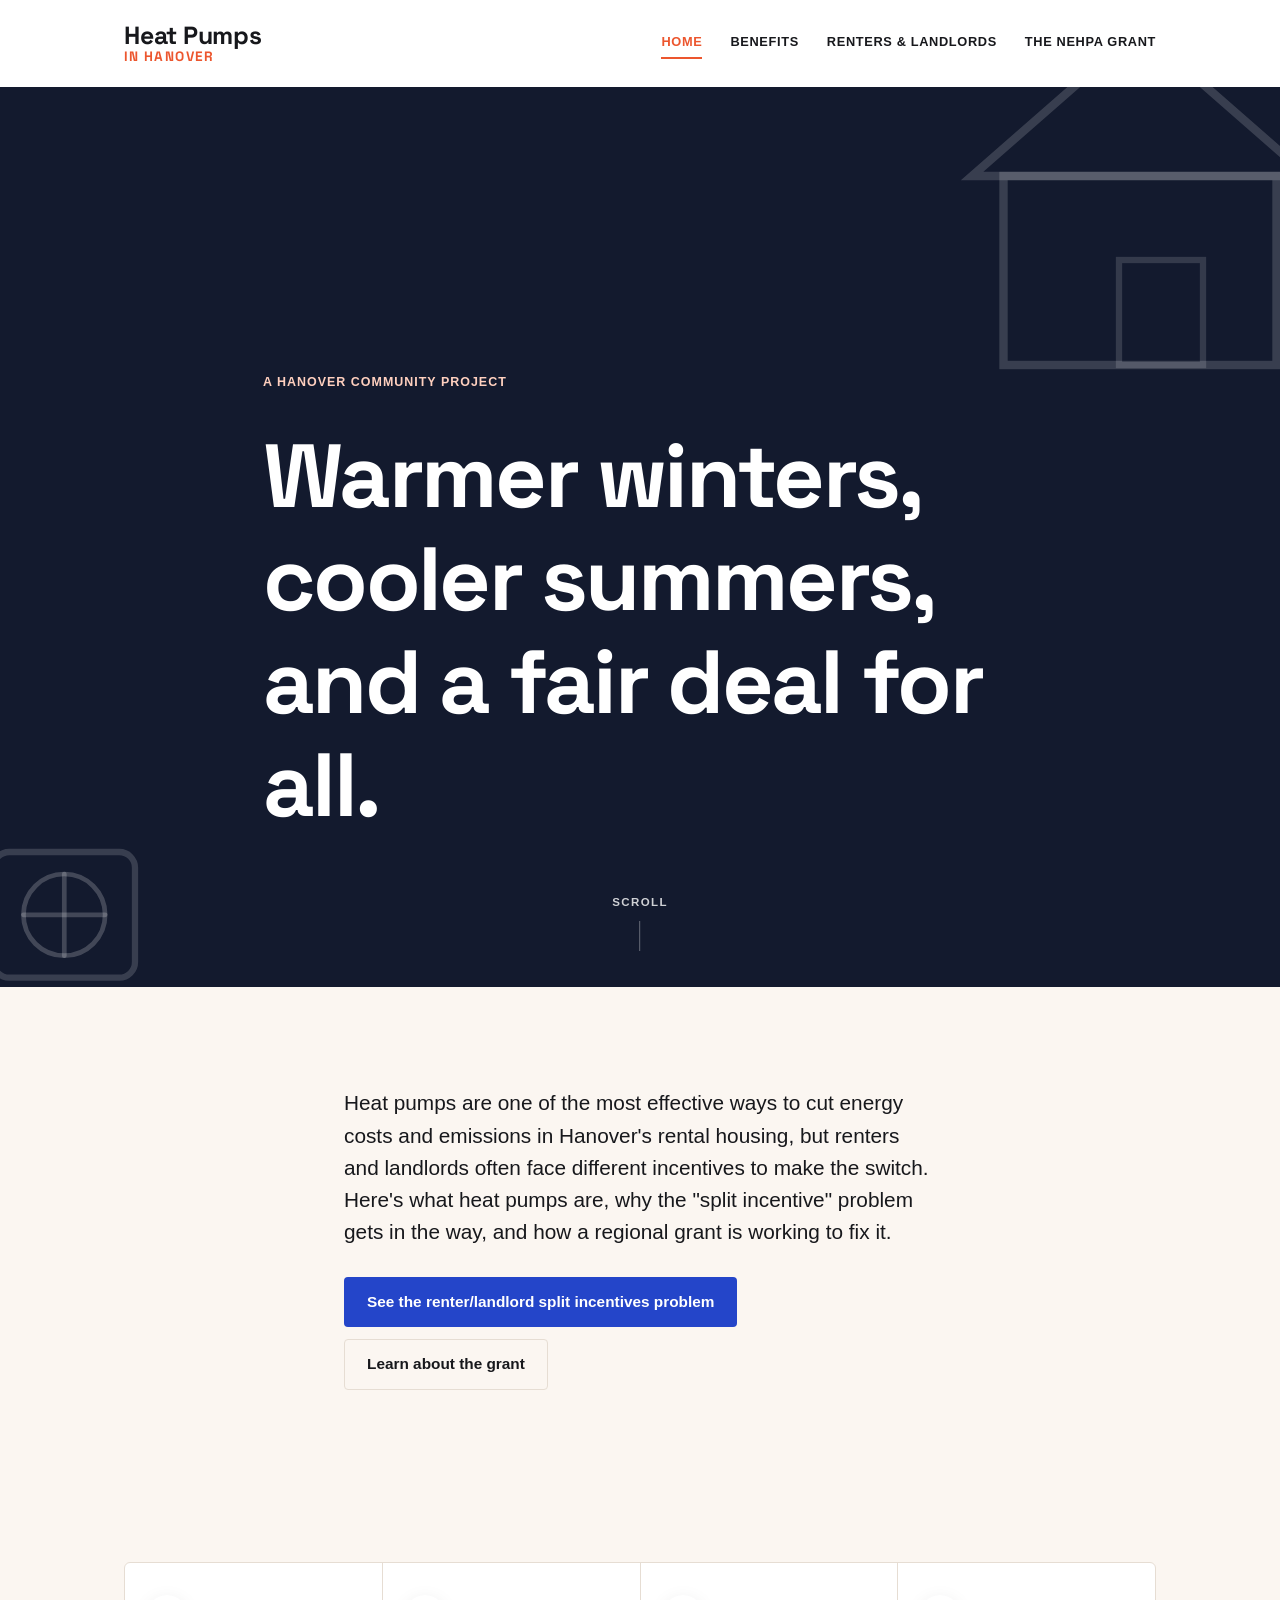
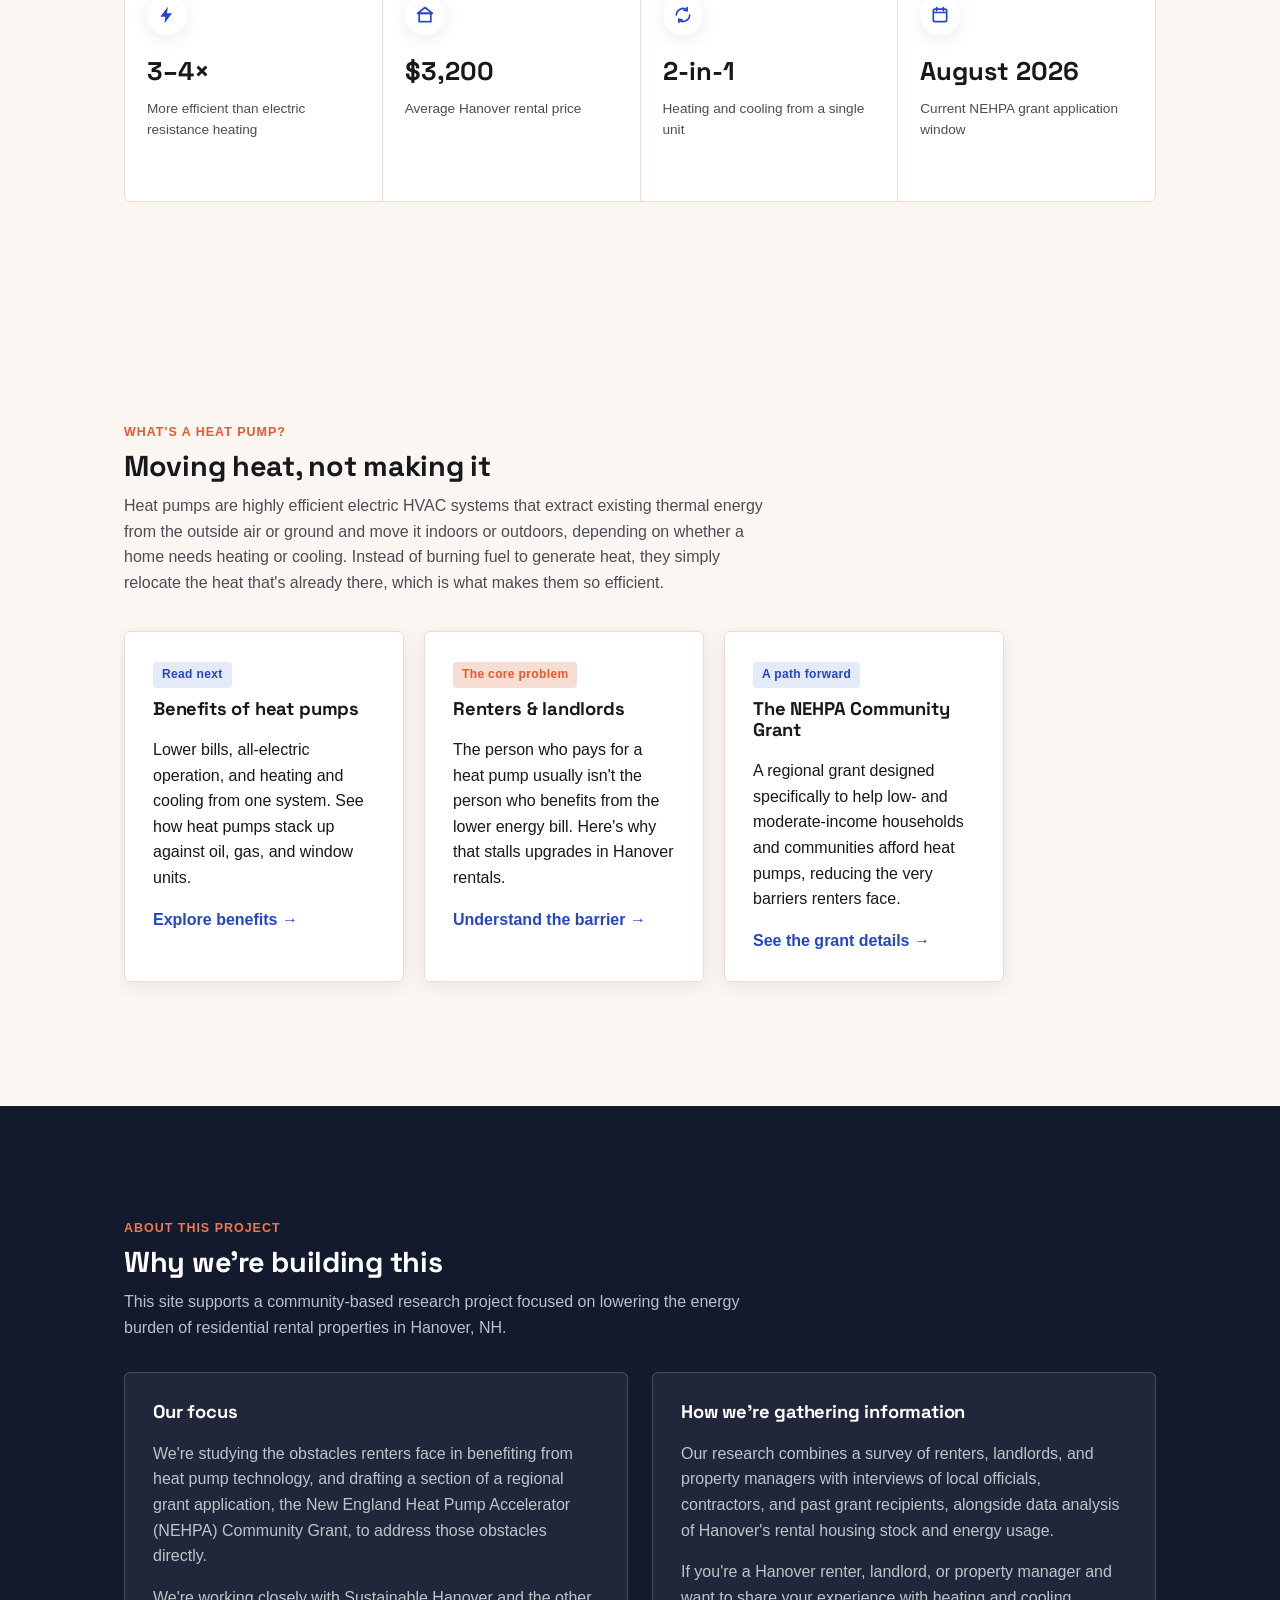
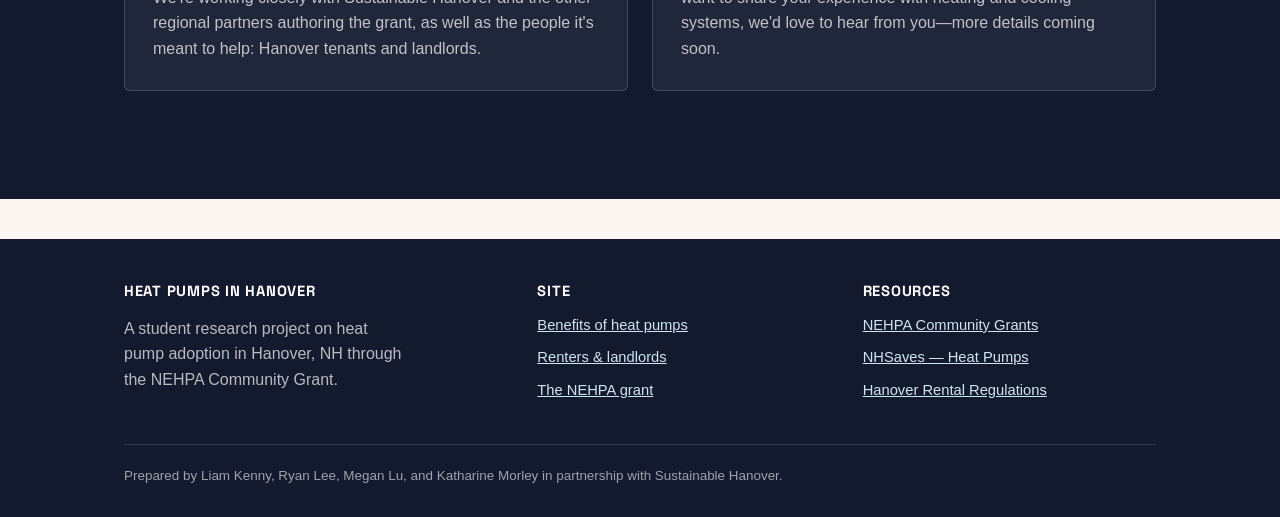
<file: index.html>
<!doctype html>
<html lang="en">
<head>
<meta charset="UTF-8">
<meta name="viewport" content="width=device-width, initial-scale=1.0">
<title>Heat Pumps in Hanover | Home</title>
<meta name="description" content="Learn how heat pumps can lower energy bills and cut emissions for Hanover, NH renters and landlords, and how the NEHPA Community Grant can help pay for it.">
<link rel="preconnect" href="https://fonts.googleapis.com">
<link rel="preconnect" href="https://fonts.gstatic.com" crossorigin>
<link href="https://fonts.googleapis.com/css2?family=Space+Grotesk:wght@500;600;700&display=swap" rel="stylesheet">
<link rel="stylesheet" href="css/style.css">
</head>
<body>

<header class="site-header">
  <div class="nav-row">
    <a class="brand" href="index.html"><span class="brand-line1">Heat Pumps</span><span class="brand-line2">In Hanover</span></a>
    <button class="nav-toggle" aria-label="Toggle navigation" aria-expanded="false">&#9776;</button>
    <nav class="main-nav">
      <a href="index.html" aria-current="page">Home</a>
      <a href="benefits.html">Benefits</a>
      <a href="split-incentives.html">Renters &amp; Landlords</a>
      <a href="grant.html">The NEHPA Grant</a>
    </nav>
  </div>
</header>

<section class="hero hero-landing">
  <svg class="hero-bg-illus hero-bg-illus-1" viewBox="0 0 200 200" data-parallax="0.25" aria-hidden="true" xmlns="http://www.w3.org/2000/svg">
    <polygon points="20,90 180,90 100,20" fill="none" stroke="rgba(255,255,255,0.16)" stroke-width="4"></polygon>
    <rect x="35" y="90" width="130" height="90" fill="none" stroke="rgba(255,255,255,0.16)" stroke-width="4"></rect>
    <rect x="90" y="130" width="40" height="50" fill="none" stroke="rgba(255,255,255,0.14)" stroke-width="3"></rect>
  </svg>
  <svg class="hero-bg-illus hero-bg-illus-2" viewBox="0 0 140 140" data-parallax="0.12" aria-hidden="true" xmlns="http://www.w3.org/2000/svg">
    <rect x="15" y="35" width="90" height="80" rx="10" fill="none" stroke="rgba(255,255,255,0.16)" stroke-width="4"></rect>
    <g class="hp-fan">
      <circle cx="60" cy="75" r="26" fill="none" stroke="rgba(255,255,255,0.2)" stroke-width="3"></circle>
      <line x1="60" y1="49" x2="60" y2="101" stroke="rgba(255,255,255,0.2)" stroke-width="3" stroke-linecap="round"></line>
      <line x1="34" y1="75" x2="86" y2="75" stroke="rgba(255,255,255,0.2)" stroke-width="3" stroke-linecap="round"></line>
    </g>
  </svg>
  <div class="wrap">
    <span class="eyebrow">A Hanover community project</span>
    <h1>Warmer winters, cooler summers, and a fair deal for all.</h1>
  </div>
  <div class="scroll-cue" aria-hidden="true">
    <span>Scroll</span>
    <span class="line"></span>
  </div>
</section>

<section class="intro-section">
  <div class="wrap intro-block reveal">
    <p class="lede-lg">Heat pumps are one of the most effective ways to cut energy costs and emissions in Hanover's rental housing, but renters and landlords often face different incentives to make the switch. Here's what heat pumps are, why the "split incentive" problem gets in the way, and how a regional grant is working to fix it.</p>
    <div class="hero-actions-light">
      <a class="btn btn-solid" href="split-incentives.html">See the renter/landlord split incentives problem</a>
      <a class="btn btn-outline" href="grant.html">Learn about the grant</a>
    </div>
  </div>
</section>

<section class="section-spacious">
  <div class="wrap">
    <div class="stat-expand reveal">
      <div class="stat-col" tabindex="0" role="button" aria-label="3 to 4 times more efficient than electric resistance heating. Activate for detail.">
        <span class="stat-icon" aria-hidden="true"><svg width="20" height="20" viewBox="0 0 24 24" xmlns="http://www.w3.org/2000/svg"><path d="M13 2L4 14h6l-1 8 9-12h-6z" fill="currentColor"></path></svg></span>
        <span class="stat-num">3&ndash;4&times;</span>
        <span class="stat-label">More efficient than electric resistance heating</span>
        <p class="stat-detail">Heat pumps move existing heat instead of generating it, so they can deliver several times more heating energy than the electricity they consume.</p>
      </div>
      <div class="stat-col" tabindex="0" role="button" aria-label="Average Hanover rental price is $3,200. Activate for detail.">
        <span class="stat-icon" aria-hidden="true"><svg width="20" height="20" viewBox="0 0 24 24" xmlns="http://www.w3.org/2000/svg"><polygon points="12,3 21,10 3,10" fill="none" stroke="currentColor" stroke-width="2" stroke-linejoin="round"></polygon><rect x="5" y="10" width="14" height="10" fill="none" stroke="currentColor" stroke-width="2"></rect></svg></span>
        <span class="stat-num">$3,200</span>
        <span class="stat-label">Average Hanover rental price</span>
        <p class="stat-detail">That's 40&ndash;60% above the national average, driven in part by heavy demand from student housing.</p>
      </div>
      <div class="stat-col" tabindex="0" role="button" aria-label="2 in 1: heating and cooling from a single unit. Activate for detail.">
        <span class="stat-icon" aria-hidden="true"><svg width="20" height="20" viewBox="0 0 24 24" xmlns="http://www.w3.org/2000/svg"><path d="M4 12a8 8 0 0 1 13-6" fill="none" stroke="currentColor" stroke-width="2" stroke-linecap="round"></path><polyline points="17,3 17,7 13,6" fill="none" stroke="currentColor" stroke-width="2" stroke-linecap="round" stroke-linejoin="round"></polyline><path d="M20 12a8 8 0 0 1-13 6" fill="none" stroke="currentColor" stroke-width="2" stroke-linecap="round"></path><polyline points="7,21 7,17 11,18" fill="none" stroke="currentColor" stroke-width="2" stroke-linecap="round" stroke-linejoin="round"></polyline></svg></span>
        <span class="stat-num">2-in-1</span>
        <span class="stat-label">Heating and cooling from a single unit</span>
        <p class="stat-detail">One heat pump replaces both a furnace and a separate air conditioner. That means one system to install, maintain, and budget for instead of two.</p>
      </div>
      <div class="stat-col" tabindex="0" role="button" aria-label="August 2026: current NEHPA grant application window. Activate for detail.">
        <span class="stat-icon" aria-hidden="true"><svg width="20" height="20" viewBox="0 0 24 24" xmlns="http://www.w3.org/2000/svg"><rect x="4" y="5" width="16" height="15" rx="2" fill="none" stroke="currentColor" stroke-width="2"></rect><line x1="4" y1="9" x2="20" y2="9" stroke="currentColor" stroke-width="2"></line><line x1="8" y1="3" x2="8" y2="7" stroke="currentColor" stroke-width="2" stroke-linecap="round"></line><line x1="16" y1="3" x2="16" y2="7" stroke="currentColor" stroke-width="2" stroke-linecap="round"></line></svg></span>
        <span class="stat-num">August 2026</span>
        <span class="stat-label">Current NEHPA grant application window</span>
        <p class="stat-detail">Too soon for a full application&mdash;the team is targeting the next submission round in early 2027 instead.</p>
      </div>
    </div>
  </div>
</section>

<section class="section-spacious">
  <div class="wrap">
    <div class="section-head reveal">
      <span class="eyebrow">What's a heat pump?</span>
      <h2>Moving heat, not making it</h2>
      <p>Heat pumps are highly efficient electric HVAC systems that extract existing thermal energy from the outside air or ground and move it indoors or outdoors, depending on whether a home needs heating or cooling. Instead of burning fuel to generate heat, they simply relocate the heat that's already there, which is what makes them so efficient.</p>
    </div>
    <div class="carousel reveal">
      <a class="card nav-card" href="benefits.html">
        <span class="tag blue">Read next</span>
        <h3>Benefits of heat pumps</h3>
        <p>Lower bills, all-electric operation, and heating and cooling from one system. See how heat pumps stack up against oil, gas, and window units.</p>
        <p class="arrow">Explore benefits &rarr;</p>
      </a>
      <a class="card nav-card" href="split-incentives.html">
        <span class="tag orange">The core problem</span>
        <h3>Renters &amp; landlords</h3>
        <p>The person who pays for a heat pump usually isn't the person who benefits from the lower energy bill. Here's why that stalls upgrades in Hanover rentals.</p>
        <p class="arrow">Understand the barrier &rarr;</p>
      </a>
      <a class="card nav-card" href="grant.html">
        <span class="tag blue">A path forward</span>
        <h3>The NEHPA Community Grant</h3>
        <p>A regional grant designed specifically to help low- and moderate-income households and communities afford heat pumps, reducing the very barriers renters face.</p>
        <p class="arrow">See the grant details &rarr;</p>
      </a>
    </div>
  </div>
</section>

<section class="section-dark section-spacious">
  <div class="wrap">
    <div class="section-head reveal">
      <span class="eyebrow">About this project</span>
      <h2>Why we're building this</h2>
      <p>This site supports a community-based research project focused on lowering the energy burden of residential rental properties in Hanover, NH.</p>
    </div>
    <div class="grid grid-2 reveal-group">
      <div class="card reveal">
        <h3>Our focus</h3>
        <p>We're studying the obstacles renters face in benefiting from heat pump technology, and drafting a section of a regional grant application, the New England Heat Pump Accelerator (NEHPA) Community Grant, to address those obstacles directly.</p>
        <p>We're working closely with Sustainable Hanover and the other regional partners authoring the grant, as well as the people it's meant to help: Hanover tenants and landlords.</p>
      </div>
      <div class="card reveal">
        <h3>How we're gathering information</h3>
        <p>Our research combines a survey of renters, landlords, and property managers with interviews of local officials, contractors, and past grant recipients, alongside data analysis of Hanover's rental housing stock and energy usage.</p>
        <p>If you're a Hanover renter, landlord, or property manager and want to share your experience with heating and cooling systems, we'd love to hear from you&mdash;more details coming soon.</p>
      </div>
    </div>
  </div>
</section>

<footer class="site-footer">
  <div class="wrap">
    <div class="footer-grid">
      <div>
        <h4>Heat Pumps in Hanover</h4>
        <p class="muted" style="max-width:32ch;">A student research project on heat pump adoption in Hanover, NH through the NEHPA Community Grant.</p>
      </div>
      <div>
        <h4>Site</h4>
        <ul>
          <li><a href="benefits.html">Benefits of heat pumps</a></li>
          <li><a href="split-incentives.html">Renters &amp; landlords</a></li>
          <li><a href="grant.html">The NEHPA grant</a></li>
        </ul>
      </div>
      <div>
        <h4>Resources</h4>
        <ul>
          <li><a href="https://www.nehpa.org/grants-pilots/community-grants" target="_blank" rel="noopener">NEHPA Community Grants</a></li>
          <li><a href="https://nhsaves.com/residential/electric-heating-cooling-equipment/" target="_blank" rel="noopener">NHSaves &mdash; Heat Pumps</a></li>
          <li><a href="https://www.hanovernh.org/339/Rental-Housing" target="_blank" rel="noopener">Hanover Rental Regulations</a></li>
        </ul>
      </div>
    </div>
    <div class="footer-bottom">
      Prepared by Liam Kenny, Ryan Lee, Megan Lu, and Katharine Morley in partnership with Sustainable Hanover.
    </div>
  </div>
</footer>

<script src="js/script.js"></script>
</body>
</html>
</file>
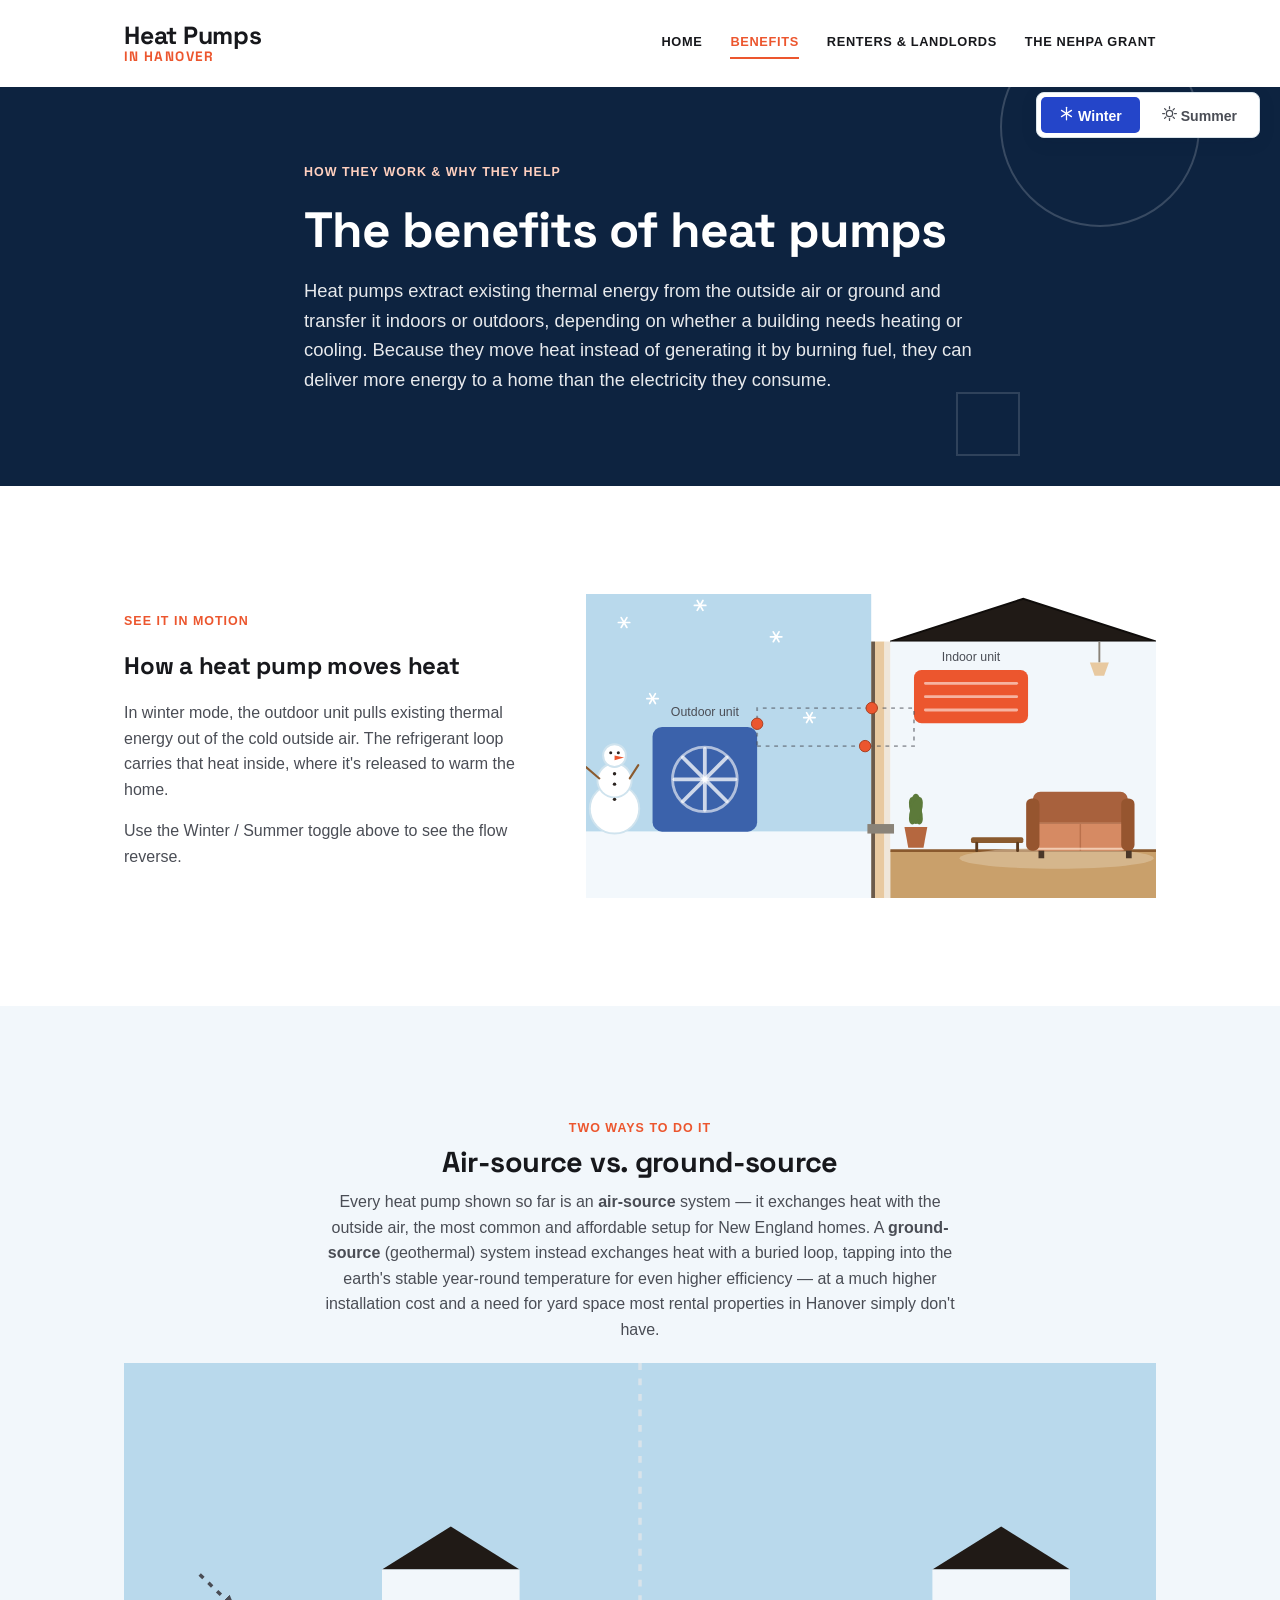
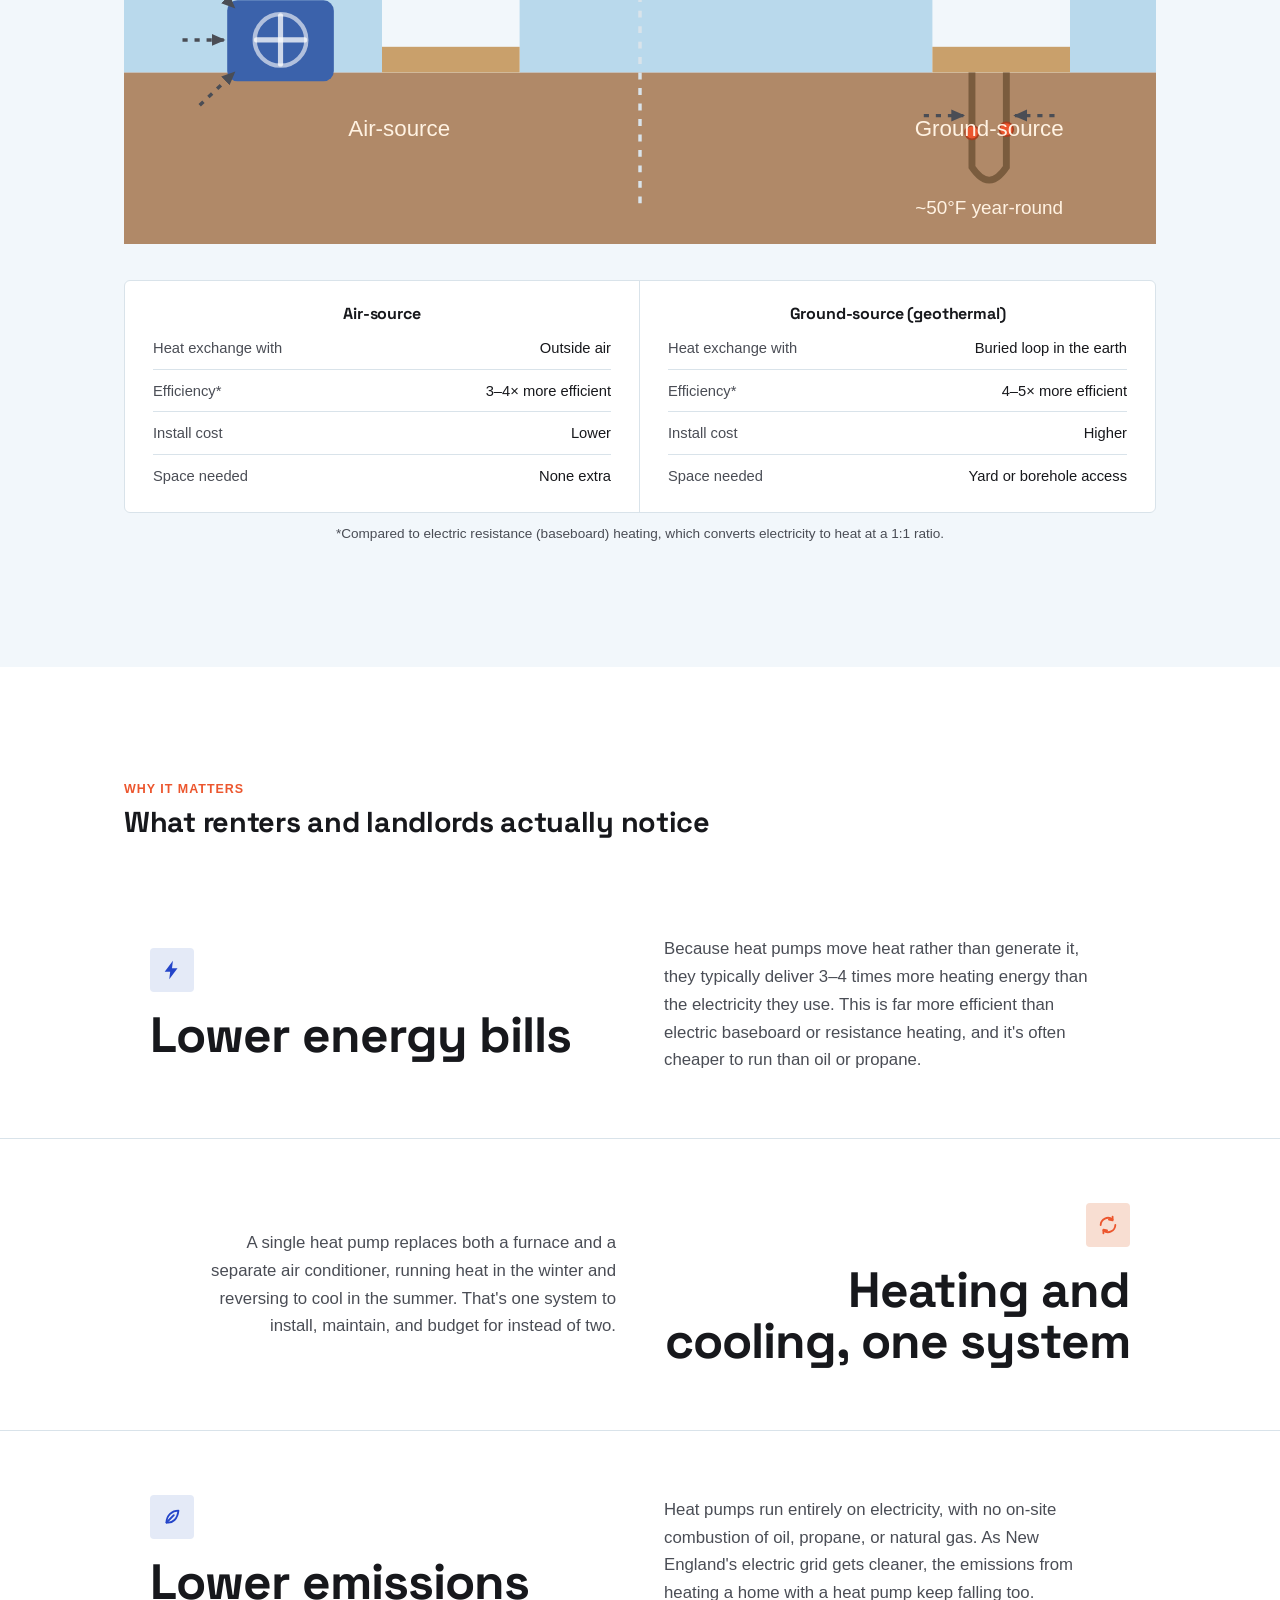
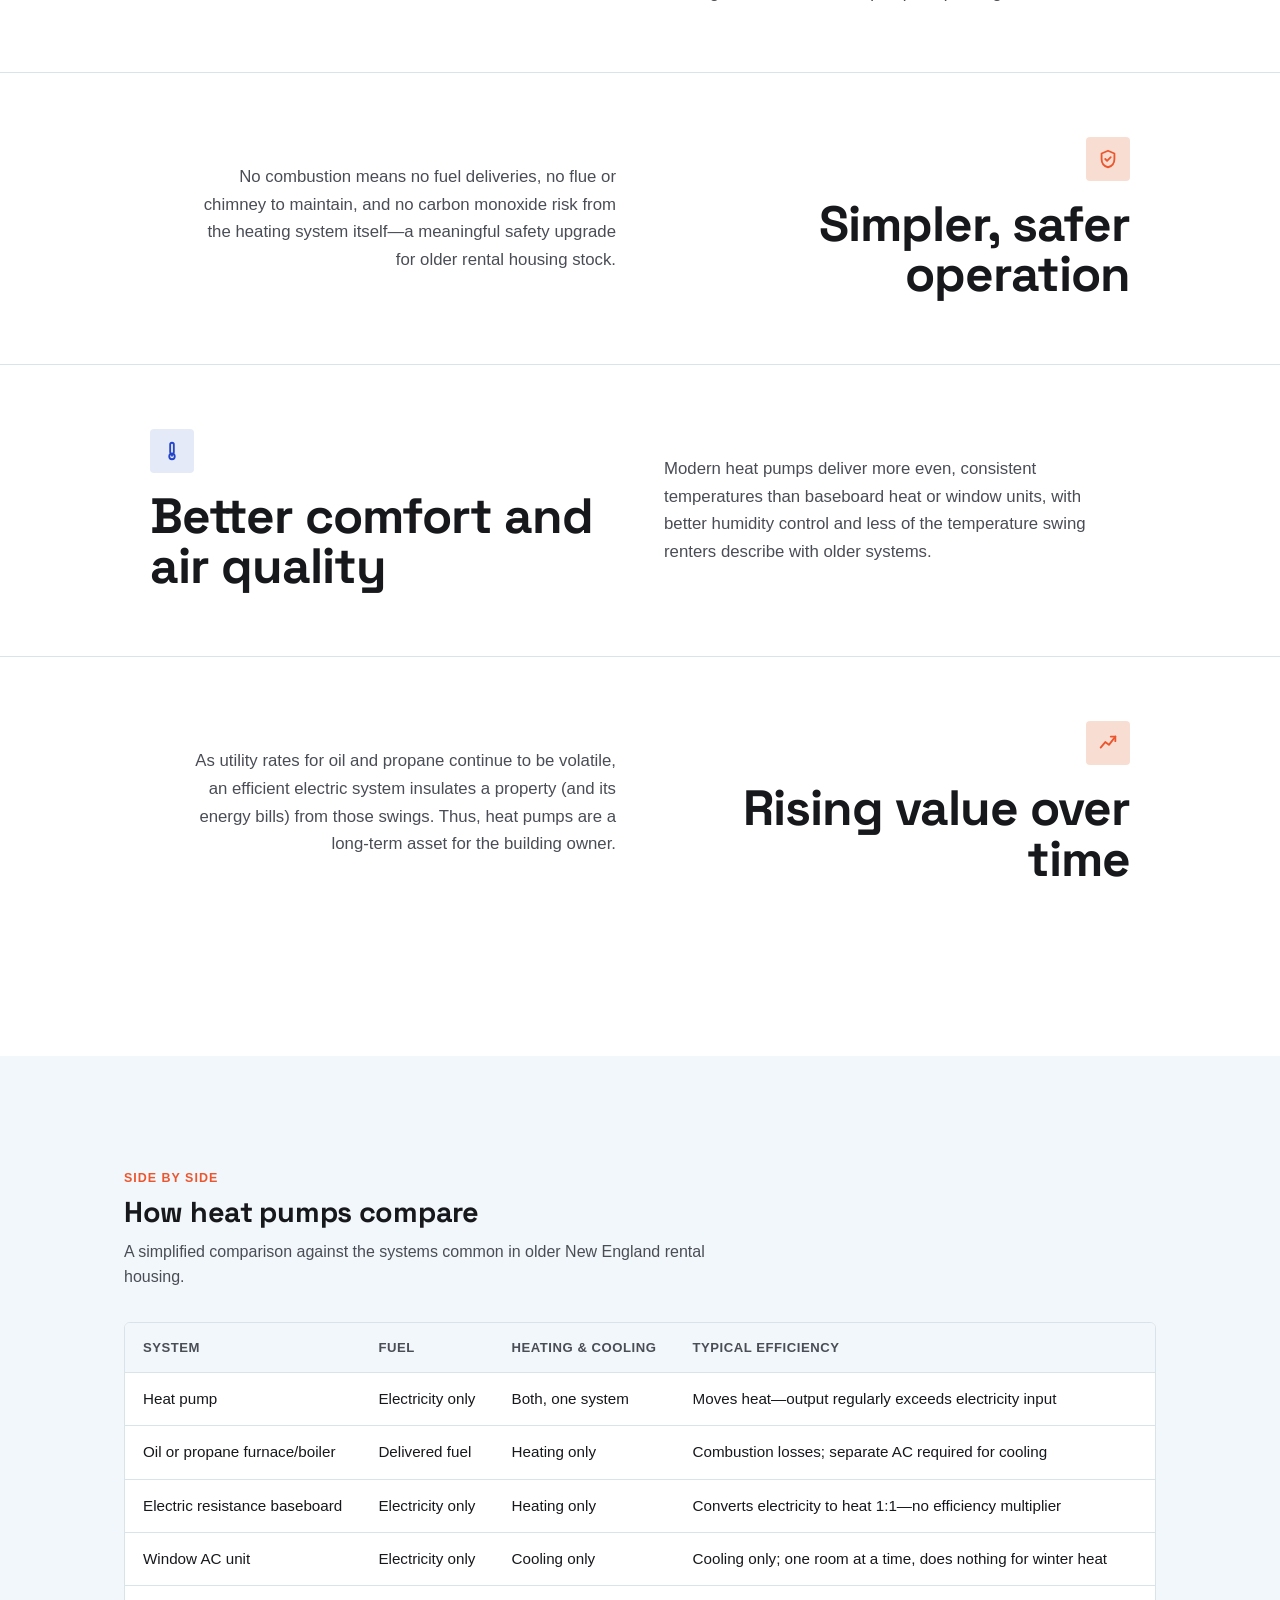
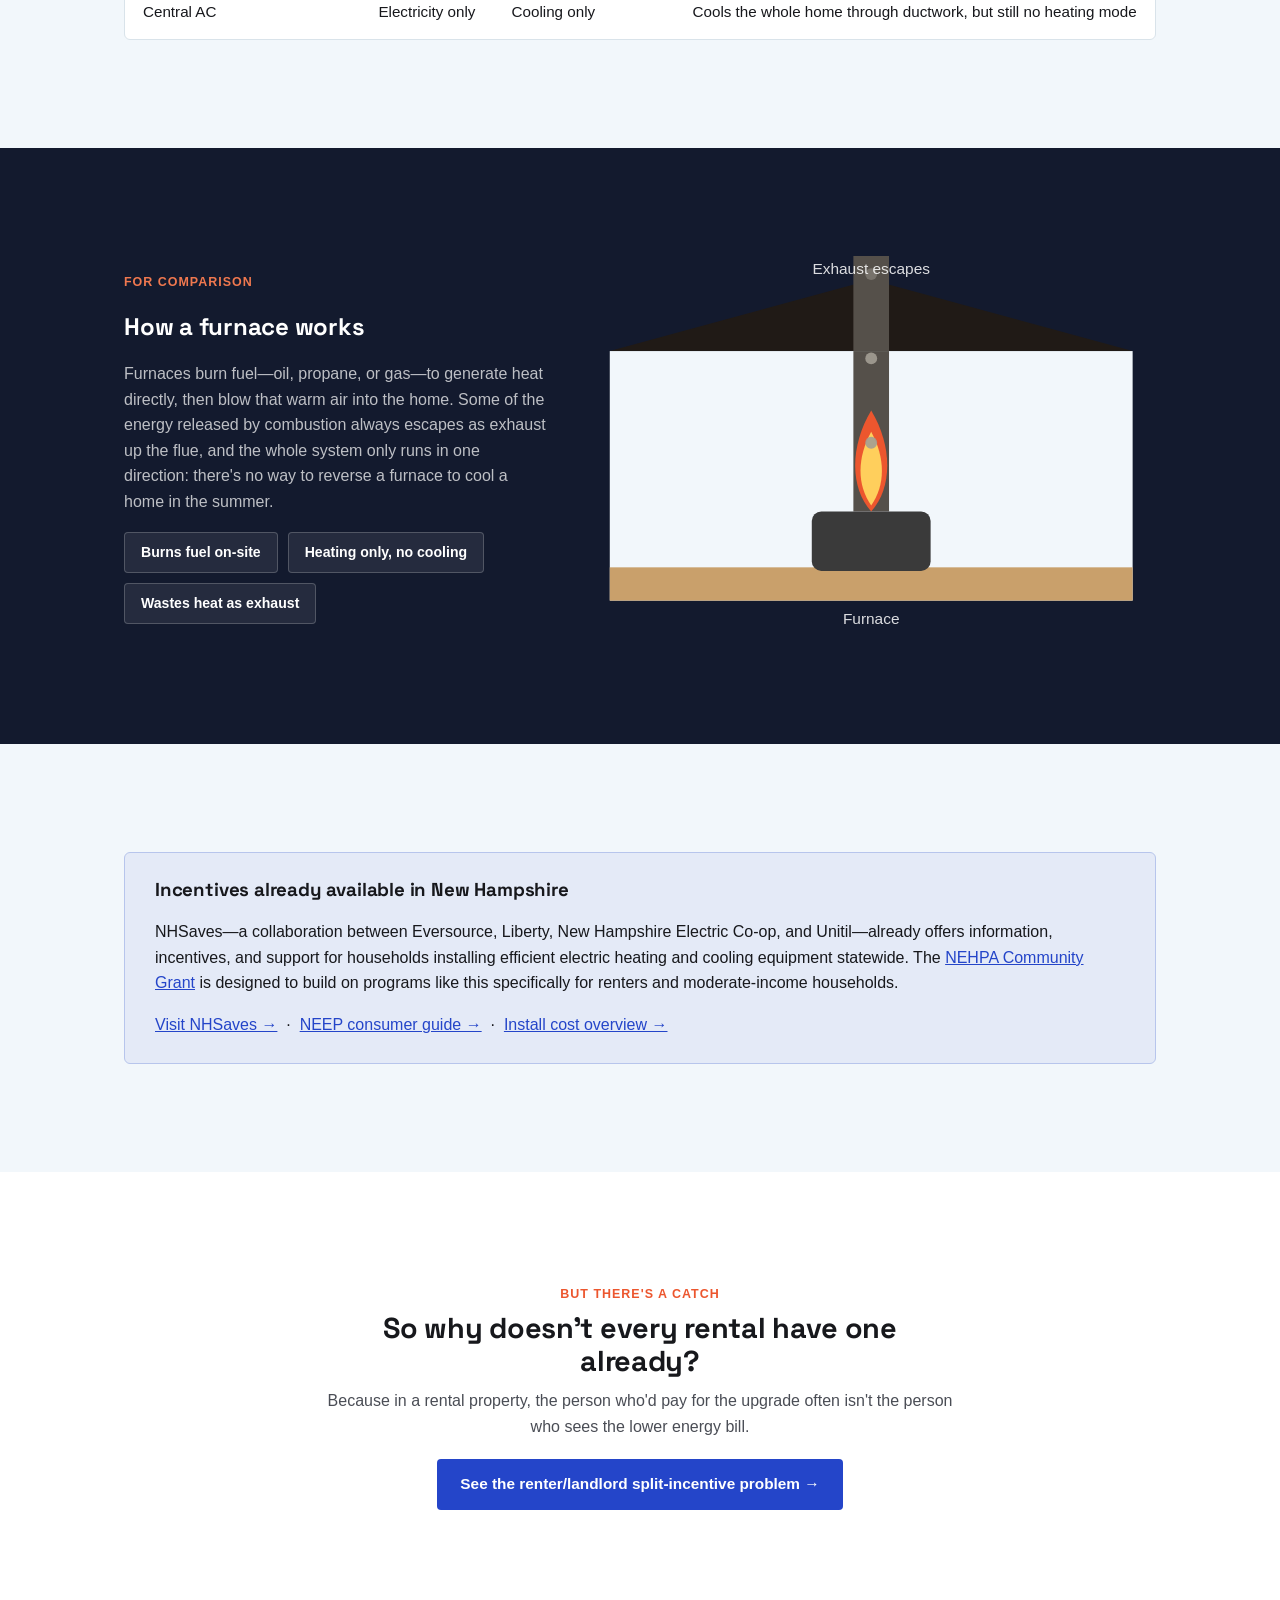
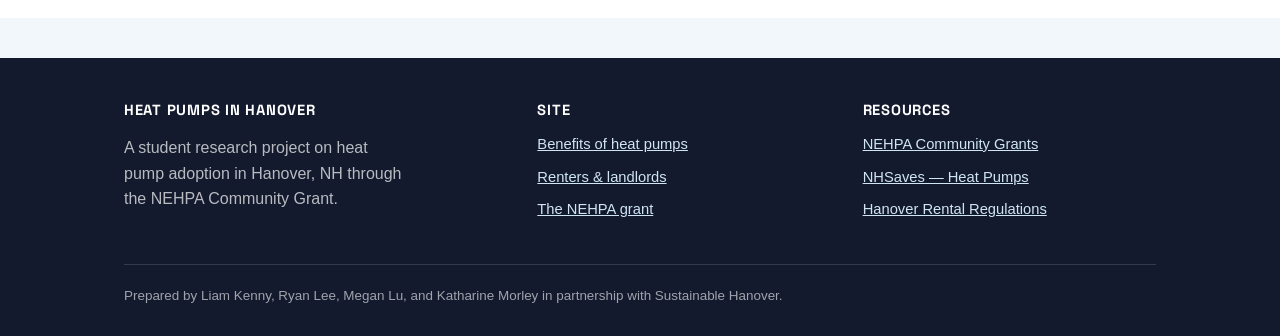
<file: benefits.html>
<!doctype html>
<html lang="en">
<head>
<meta charset="UTF-8">
<meta name="viewport" content="width=device-width, initial-scale=1.0">
<title>Benefits of Heat Pumps | Heat Pumps in Hanover</title>
<meta name="description" content="How heat pumps work and why they lower energy bills, cut emissions, and improve comfort compared to oil, gas, and window AC systems.">
<link rel="preconnect" href="https://fonts.googleapis.com">
<link rel="preconnect" href="https://fonts.gstatic.com" crossorigin>
<link href="https://fonts.googleapis.com/css2?family=Space+Grotesk:wght@500;600;700&display=swap" rel="stylesheet">
<link rel="stylesheet" href="css/style.css">
</head>
<body>

<header class="site-header">
  <div class="nav-row">
    <a class="brand" href="index.html"><span class="brand-line1">Heat Pumps</span><span class="brand-line2">In Hanover</span></a>
    <button class="nav-toggle" aria-label="Toggle navigation" aria-expanded="false">&#9776;</button>
    <nav class="main-nav">
      <a href="index.html">Home</a>
      <a href="benefits.html" aria-current="page">Benefits</a>
      <a href="split-incentives.html">Renters &amp; Landlords</a>
      <a href="grant.html">The NEHPA Grant</a>
    </nav>
  </div>
</header>

<section class="hero">
  <div class="hero-geo-ring" style="width:200px;height:200px;top:-60px;right:80px;" data-parallax="0.18" aria-hidden="true"></div>
  <div class="hero-geo-square" style="width:64px;height:64px;bottom:30px;right:260px;transform:rotate(14deg);" data-parallax="0.1" aria-hidden="true"></div>
  <div class="wrap">
    <span class="eyebrow">How they work &amp; why they help</span>
    <h1>The benefits of heat pumps</h1>
    <p class="lede">Heat pumps extract existing thermal energy from the outside air or ground and transfer it indoors or outdoors, depending on whether a building needs heating or cooling. Because they move heat instead of generating it by burning fuel, they can deliver more energy to a home than the electricity they consume.</p>
  </div>
</section>

<div class="season-toggle season-toggle-floating" role="group" aria-label="Toggle winter or summer mode">
  <button type="button" data-season-btn="winter"><svg class="btn-icon" width="15" height="15" viewBox="0 0 24 24" xmlns="http://www.w3.org/2000/svg"><line x1="12" y1="2" x2="12" y2="22" stroke="currentColor" stroke-width="2" stroke-linecap="round"></line><line x1="4" y1="7" x2="20" y2="17" stroke="currentColor" stroke-width="2" stroke-linecap="round"></line><line x1="20" y1="7" x2="4" y2="17" stroke="currentColor" stroke-width="2" stroke-linecap="round"></line></svg> Winter</button>
  <button type="button" data-season-btn="summer"><svg class="btn-icon" width="15" height="15" viewBox="0 0 24 24" xmlns="http://www.w3.org/2000/svg"><circle cx="12" cy="12" r="5" fill="none" stroke="currentColor" stroke-width="2"></circle><g stroke="currentColor" stroke-width="2" stroke-linecap="round"><line x1="12" y1="1" x2="12" y2="4"></line><line x1="12" y1="20" x2="12" y2="23"></line><line x1="1" y1="12" x2="4" y2="12"></line><line x1="20" y1="12" x2="23" y2="12"></line><line x1="4.2" y1="4.2" x2="6.3" y2="6.3"></line><line x1="17.7" y1="17.7" x2="19.8" y2="19.8"></line><line x1="4.2" y1="19.8" x2="6.3" y2="17.7"></line><line x1="17.7" y1="6.3" x2="19.8" y2="4.2"></line></g></svg> Summer</button>
</div>

<section class="tint section-spacious">
  <div class="wrap">
    <div class="how-it-works-grid">
      <div>
        <span class="eyebrow">See it in motion</span>
        <h2>How a heat pump moves heat</h2>
        <p class="hp-caption winter">In winter mode, the outdoor unit pulls existing thermal energy out of the cold outside air. The refrigerant loop carries that heat inside, where it's released to warm the home.</p>
        <p class="hp-caption summer">In summer mode, the indoor unit pulls heat out of the warm air inside the home. The refrigerant loop carries that heat outside, where it's released, cooling the home in the process.</p>
        <p class="muted">Use the Winter / Summer toggle above to see the flow reverse.</p>
      </div>
      <svg class="hp-anim" viewBox="0 -20 600 320" xmlns="http://www.w3.org/2000/svg" role="img" aria-label="Animated cutaway of a house showing a heat pump moving heat between the outside and an indoor room, with weather matching the selected season">
        <defs>
          <g id="snowflake">
            <line x1="-6" y1="0" x2="6" y2="0" stroke="#ffffff" stroke-width="1.8" stroke-linecap="round"></line>
            <line x1="-3" y1="-5.2" x2="3" y2="5.2" stroke="#ffffff" stroke-width="1.8" stroke-linecap="round"></line>
            <line x1="-3" y1="5.2" x2="3" y2="-5.2" stroke="#ffffff" stroke-width="1.8" stroke-linecap="round"></line>
          </g>
        </defs>

        <!-- Outside -->
        <rect class="hp-sky" x="0" y="-20" width="300" height="250"></rect>
        <rect class="hp-ground-outside" x="0" y="230" width="300" height="70"></rect>

        <!-- House structure -->
        <polygon class="hp-roof" points="320,30 600,30 460,-15" stroke="#0f0c0a" stroke-width="2"></polygon>
        <rect class="hp-room" x="320" y="30" width="280" height="270"></rect>
        <rect class="hp-floor" x="320" y="250" width="280" height="50"></rect>
        <line x1="320" y1="250" x2="600" y2="250" stroke="#8a5a2e" stroke-width="3"></line>
        <!-- Wall cutaway: siding, insulation, drywall -->
        <rect x="300" y="30" width="4" height="270" fill="#6b5a4a"></rect>
        <rect x="304" y="30" width="10" height="270" fill="#e8c9a0"></rect>
        <rect x="314" y="30" width="6" height="270" fill="#efe6da"></rect>
        <rect x="296" y="222" width="28" height="10" fill="#8a8378"></rect>
        <!-- Pendant light -->
        <line x1="540" y1="30" x2="540" y2="52" stroke="#8a8378" stroke-width="2"></line>
        <polygon points="530,52 550,52 545,66 535,66" fill="#e8c9a0"></polygon>

        <!-- Rug, under the coffee table and couch -->
        <ellipse cx="495" cy="258" rx="102" ry="11" fill="#e0c9a8" opacity="0.55"></ellipse>

        <!-- Coffee table -->
        <rect x="405" y="236" width="55" height="6" rx="2" fill="#8a5a2e"></rect>
        <line x1="411" y1="242" x2="411" y2="250" stroke="#5c3b1e" stroke-width="3" stroke-linecap="round"></line>
        <line x1="454" y1="242" x2="454" y2="250" stroke="#5c3b1e" stroke-width="3" stroke-linecap="round"></line>

        <!-- Couch: backrest/armrests recede (darker), seat cushions come forward (lighter) -->
        <rect x="470" y="188" width="100" height="34" rx="8" fill="#a8613d"></rect>
        <rect x="470" y="220" width="100" height="30" rx="6" fill="#d68a63"></rect>
        <line x1="472" y1="221" x2="568" y2="221" stroke="#00000022" stroke-width="2"></line>
        <line x1="520" y1="222" x2="520" y2="250" stroke="#a8613d" stroke-width="1.5" opacity="0.6"></line>
        <line x1="472" y1="248" x2="568" y2="248" stroke="#ffe8d4" stroke-width="2" opacity="0.7"></line>
        <rect x="463" y="195" width="14" height="55" rx="6" fill="#96552f"></rect>
        <rect x="563" y="195" width="14" height="55" rx="6" fill="#96552f"></rect>
        <rect x="476" y="250" width="6" height="8" fill="#4a3728"></rect>
        <rect x="568" y="250" width="6" height="8" fill="#4a3728"></rect>

        <!-- Potted plant -->
        <polygon points="335,225 359,225 355,247 339,247" fill="#b5673f"></polygon>
        <ellipse cx="347" cy="208" rx="6" ry="15" fill="var(--sage-700)" transform="rotate(-18 347 208)"></ellipse>
        <ellipse cx="347" cy="206" rx="6" ry="16" fill="var(--sage-700)"></ellipse>
        <ellipse cx="347" cy="208" rx="6" ry="15" fill="var(--sage-700)" transform="rotate(18 347 208)"></ellipse>

        <!-- Winter weather -->
        <g class="hp-weather winter">
          <g transform="translate(40,10)"><g class="hp-flake" style="animation-delay:-0.5s"><use href="#snowflake"></use></g></g>
          <g transform="translate(120,-8)"><g class="hp-flake" style="animation-delay:-2.5s"><use href="#snowflake"></use></g></g>
          <g transform="translate(200,25)"><g class="hp-flake" style="animation-delay:-4s"><use href="#snowflake"></use></g></g>
          <g transform="translate(70,90)"><g class="hp-flake" style="animation-delay:-1.5s"><use href="#snowflake"></use></g></g>
          <g transform="translate(235,110)"><g class="hp-flake" style="animation-delay:-3.2s"><use href="#snowflake"></use></g></g>

          <!-- Snowman, on the open ground left of the outdoor unit -->
          <g>
            <circle cx="30" cy="206" r="26" fill="#ffffff" stroke="#cfe3ee" stroke-width="2"></circle>
            <circle cx="30" cy="176" r="18" fill="#ffffff" stroke="#cfe3ee" stroke-width="2"></circle>
            <circle cx="30" cy="150" r="12" fill="#ffffff" stroke="#cfe3ee" stroke-width="2"></circle>
            <line x1="14" y1="174" x2="0" y2="162" stroke="#8a5a2e" stroke-width="2.2" stroke-linecap="round"></line>
            <line x1="46" y1="174" x2="55" y2="160" stroke="#8a5a2e" stroke-width="2.2" stroke-linecap="round"></line>
            <circle cx="26" cy="147" r="1.6" fill="#2b2420"></circle>
            <circle cx="34" cy="147" r="1.6" fill="#2b2420"></circle>
            <polygon points="30,150 40,152 30,155" fill="var(--orange-600)"></polygon>
            <circle cx="30" cy="169" r="1.8" fill="#2b2420"></circle>
            <circle cx="30" cy="180" r="1.8" fill="#2b2420"></circle>
            <circle cx="30" cy="196" r="1.8" fill="#2b2420"></circle>
          </g>
        </g>

        <!-- Summer weather -->
        <g class="hp-weather summer">
          <circle class="hp-sun-glow" cx="55" cy="34" r="28" fill="#ffcf5c" opacity="0.3"></circle>
          <circle cx="55" cy="34" r="18" fill="#ffcf5c"></circle>
          <g stroke="#ffcf5c" stroke-width="3" stroke-linecap="round">
            <line x1="55" y1="2" x2="55" y2="10"></line>
            <line x1="77" y1="12" x2="72" y2="19"></line>
            <line x1="87" y1="34" x2="79" y2="34"></line>
            <line x1="77" y1="56" x2="72" y2="49"></line>
            <line x1="33" y1="12" x2="38" y2="19"></line>
            <line x1="23" y1="34" x2="31" y2="34"></line>
            <line x1="33" y1="56" x2="38" y2="49"></line>
          </g>
          <g class="hp-cloud">
            <rect x="222" y="46" width="52" height="14" rx="7" fill="#ffffff"></rect>
            <circle cx="230" cy="45" r="14" fill="#ffffff"></circle>
            <circle cx="248" cy="40" r="17" fill="#ffffff"></circle>
            <circle cx="264" cy="46" r="12" fill="#ffffff"></circle>
          </g>

          <!-- Kite -->
          <g class="hp-kite">
            <polygon points="155,3 173,25 155,47 137,25" fill="var(--orange-600)"></polygon>
            <line x1="155" y1="3" x2="155" y2="47" stroke="#ffffff" stroke-width="1.5"></line>
            <line x1="137" y1="25" x2="173" y2="25" stroke="#ffffff" stroke-width="1.5"></line>
            <path d="M155,47 Q162,65 150,80 Q145,95 155,100" fill="none" stroke="#8a8378" stroke-width="1.5"></path>
            <circle cx="159" cy="64" r="2.5" fill="var(--blue-500)"></circle>
            <circle cx="148" cy="82" r="2.5" fill="var(--blue-500)"></circle>
          </g>

          <path d="M0,230 L15,216 L30,230 L45,216 L60,230 L75,216 L90,230 L105,216 L120,230 L135,216 L150,230 L165,216 L180,230 L195,216 L210,230 L225,216 L240,230 L255,216 L270,230 L285,216 L300,230 L300,240 L0,240 Z" fill="var(--sage-700)"></path>
        </g>

        <!-- Outdoor unit -->
        <rect class="hp-unit-outdoor" x="70" y="120" width="110" height="110" rx="10"></rect>
        <g class="hp-fan">
          <circle cx="125" cy="175" r="34" fill="none" stroke="rgba(255,255,255,0.6)" stroke-width="3"></circle>
          <line x1="125" y1="143" x2="125" y2="207" stroke="rgba(255,255,255,0.75)" stroke-width="4" stroke-linecap="round"></line>
          <line x1="93" y1="175" x2="157" y2="175" stroke="rgba(255,255,255,0.75)" stroke-width="4" stroke-linecap="round"></line>
          <line x1="102" y1="152" x2="148" y2="198" stroke="rgba(255,255,255,0.75)" stroke-width="4" stroke-linecap="round"></line>
          <line x1="102" y1="198" x2="148" y2="152" stroke="rgba(255,255,255,0.75)" stroke-width="4" stroke-linecap="round"></line>
        </g>
        <text x="125" y="108" text-anchor="middle" class="hp-label">Outdoor unit</text>

        <!-- Indoor unit -->
        <rect class="hp-unit-indoor" x="345" y="60" width="120" height="56" rx="8"></rect>
        <line x1="357" y1="74" x2="453" y2="74" stroke="rgba(255,255,255,0.55)" stroke-width="3" stroke-linecap="round"></line>
        <line x1="357" y1="88" x2="453" y2="88" stroke="rgba(255,255,255,0.55)" stroke-width="3" stroke-linecap="round"></line>
        <line x1="357" y1="102" x2="453" y2="102" stroke="rgba(255,255,255,0.55)" stroke-width="3" stroke-linecap="round"></line>
        <text x="405" y="50" text-anchor="middle" class="hp-label">Indoor unit</text>

        <path id="hpLoop" d="M180,140 L345,140 L345,100 L180,100 Z" fill="none" stroke="var(--ink-soft)" stroke-width="2" stroke-dasharray="4 5" opacity="0.5"></path>

        <g class="hp-flow winter">
          <circle class="hp-particle" r="6">
            <animateMotion dur="3.2s" repeatCount="indefinite" keyPoints="0;1" keyTimes="0;1" calcMode="linear"><mpath href="#hpLoop"></mpath></animateMotion>
          </circle>
          <circle class="hp-particle" r="6">
            <animateMotion dur="3.2s" repeatCount="indefinite" begin="-1.07s" keyPoints="0;1" keyTimes="0;1" calcMode="linear"><mpath href="#hpLoop"></mpath></animateMotion>
          </circle>
          <circle class="hp-particle" r="6">
            <animateMotion dur="3.2s" repeatCount="indefinite" begin="-2.13s" keyPoints="0;1" keyTimes="0;1" calcMode="linear"><mpath href="#hpLoop"></mpath></animateMotion>
          </circle>
        </g>
        <g class="hp-flow summer">
          <circle class="hp-particle" r="6">
            <animateMotion dur="3.2s" repeatCount="indefinite" keyPoints="1;0" keyTimes="0;1" calcMode="linear"><mpath href="#hpLoop"></mpath></animateMotion>
          </circle>
          <circle class="hp-particle" r="6">
            <animateMotion dur="3.2s" repeatCount="indefinite" begin="-1.07s" keyPoints="1;0" keyTimes="0;1" calcMode="linear"><mpath href="#hpLoop"></mpath></animateMotion>
          </circle>
          <circle class="hp-particle" r="6">
            <animateMotion dur="3.2s" repeatCount="indefinite" begin="-2.13s" keyPoints="1;0" keyTimes="0;1" calcMode="linear"><mpath href="#hpLoop"></mpath></animateMotion>
          </circle>
        </g>
      </svg>
    </div>
  </div>
</section>

<section class="section-spacious">
  <div class="wrap center">
    <div class="section-head" style="margin:0 auto 20px;">
      <span class="eyebrow">Two ways to do it</span>
      <h2>Air-source vs. ground-source</h2>
      <p>Every heat pump shown so far is an <strong>air-source</strong> system &mdash; it exchanges heat with the outside air, the most common and affordable setup for New England homes. A <strong>ground-source</strong> (geothermal) system instead exchanges heat with a buried loop, tapping into the earth's stable year-round temperature for even higher efficiency &mdash; at a much higher installation cost and a need for yard space most rental properties in Hanover simply don't have.</p>
    </div>
      <svg class="hp-anim" viewBox="0 -10 600 280" xmlns="http://www.w3.org/2000/svg" role="img" aria-label="Side-by-side diagram comparing an air-source heat pump exchanging heat with outside air against a ground-source heat pump exchanging heat with a buried loop">
        <defs>
          <marker id="flowArrow" viewBox="0 0 10 10" refX="7" refY="5" markerWidth="5" markerHeight="5" orient="auto-start-reverse">
            <path class="hp-arrowhead" d="M0,1.5 L8,5 L0,8.5 Z"></path>
          </marker>
        </defs>
        <rect class="hp-sky" x="0" y="-10" width="600" height="180"></rect>
        <rect class="hp-ground-static" x="0" y="170" width="600" height="100"></rect>
        <line class="hp-divider" x1="300" y1="-10" x2="300" y2="250"></line>

        <!-- Air-source -->
        <polygon class="hp-roof" points="150,110 230,110 190,85"></polygon>
        <rect class="hp-room" x="150" y="110" width="80" height="60"></rect>
        <rect class="hp-floor" x="150" y="155" width="80" height="15"></rect>
        <rect class="hp-unit-outdoor" x="60" y="128" width="62" height="47" rx="6"></rect>
        <g class="hp-fan">
          <circle cx="91" cy="151" r="15" fill="none" stroke="rgba(255,255,255,0.6)" stroke-width="2.5"></circle>
          <line x1="91" y1="137" x2="91" y2="165" stroke="rgba(255,255,255,0.75)" stroke-width="3" stroke-linecap="round"></line>
          <line x1="77" y1="151" x2="105" y2="151" stroke="rgba(255,255,255,0.75)" stroke-width="3" stroke-linecap="round"></line>
        </g>
        <g class="hp-flow winter">
          <path class="hp-flow-arrow" marker-end="url(#flowArrow)" d="M44,113 L64,132" fill="none" stroke="var(--ink-soft)" stroke-width="2" stroke-dasharray="3 4"></path>
          <path class="hp-flow-arrow" marker-end="url(#flowArrow)" d="M34,151 L58,151" fill="none" stroke="var(--ink-soft)" stroke-width="2" stroke-dasharray="3 4" style="animation-delay:-0.3s;"></path>
          <path class="hp-flow-arrow" marker-end="url(#flowArrow)" d="M44,189 L64,170" fill="none" stroke="var(--ink-soft)" stroke-width="2" stroke-dasharray="3 4" style="animation-delay:-0.6s;"></path>
        </g>
        <g class="hp-flow summer">
          <path class="hp-flow-arrow" marker-end="url(#flowArrow)" d="M64,132 L44,113" fill="none" stroke="var(--ink-soft)" stroke-width="2" stroke-dasharray="3 4"></path>
          <path class="hp-flow-arrow" marker-end="url(#flowArrow)" d="M58,151 L34,151" fill="none" stroke="var(--ink-soft)" stroke-width="2" stroke-dasharray="3 4" style="animation-delay:-0.3s;"></path>
          <path class="hp-flow-arrow" marker-end="url(#flowArrow)" d="M64,170 L44,189" fill="none" stroke="var(--ink-soft)" stroke-width="2" stroke-dasharray="3 4" style="animation-delay:-0.6s;"></path>
        </g>
        <text x="160" y="207" text-anchor="middle" class="hp-label" style="fill:#fff2e2;">Air-source</text>

        <!-- Ground-source -->
        <polygon class="hp-roof" points="470,110 550,110 510,85"></polygon>
        <rect class="hp-room" x="470" y="110" width="80" height="60"></rect>
        <rect class="hp-floor" x="470" y="155" width="80" height="15"></rect>
        <path id="undergroundLoop" class="hp-loop-underground" d="M493,170 L493,225 Q503,240 513,225 L513,170"></path>
        <g class="hp-flow winter">
          <circle class="hp-particle" r="4">
            <animateMotion dur="2.4s" repeatCount="indefinite" keyPoints="0;1" keyTimes="0;1" calcMode="linear"><mpath href="#undergroundLoop"></mpath></animateMotion>
          </circle>
          <circle class="hp-particle" r="4">
            <animateMotion dur="2.4s" repeatCount="indefinite" begin="-1.2s" keyPoints="0;1" keyTimes="0;1" calcMode="linear"><mpath href="#undergroundLoop"></mpath></animateMotion>
          </circle>
        </g>
        <g class="hp-flow summer">
          <circle class="hp-particle" r="4">
            <animateMotion dur="2.4s" repeatCount="indefinite" keyPoints="1;0" keyTimes="0;1" calcMode="linear"><mpath href="#undergroundLoop"></mpath></animateMotion>
          </circle>
          <circle class="hp-particle" r="4">
            <animateMotion dur="2.4s" repeatCount="indefinite" begin="-1.2s" keyPoints="1;0" keyTimes="0;1" calcMode="linear"><mpath href="#undergroundLoop"></mpath></animateMotion>
          </circle>
        </g>
        <g class="hp-flow winter">
          <path class="hp-flow-arrow" marker-end="url(#flowArrow)" d="M465,195 L488,195" fill="none" stroke="var(--ink-soft)" stroke-width="2" stroke-dasharray="3 4"></path>
          <path class="hp-flow-arrow" marker-end="url(#flowArrow)" d="M541,195 L518,195" fill="none" stroke="var(--ink-soft)" stroke-width="2" stroke-dasharray="3 4" style="animation-delay:-0.5s;"></path>
        </g>
        <g class="hp-flow summer">
          <path class="hp-flow-arrow" marker-end="url(#flowArrow)" d="M488,195 L465,195" fill="none" stroke="var(--ink-soft)" stroke-width="2" stroke-dasharray="3 4"></path>
          <path class="hp-flow-arrow" marker-end="url(#flowArrow)" d="M518,195 L541,195" fill="none" stroke="var(--ink-soft)" stroke-width="2" stroke-dasharray="3 4" style="animation-delay:-0.5s;"></path>
        </g>
        <text x="503" y="252" text-anchor="middle" class="hp-label" style="font-size:11px; fill:#fff2e2;">~50&#176;F year-round</text>
        <text x="503" y="207" text-anchor="middle" class="hp-label" style="fill:#fff2e2;">Ground-source</text>
      </svg>
      <div class="split-compare">
        <div class="split-compare-col">
          <h4>Air-source</h4>
          <ul>
            <li><span>Heat exchange with</span> Outside air</li>
            <li><span>Efficiency*</span> 3&ndash;4&times; more efficient</li>
            <li><span>Install cost</span> Lower</li>
            <li><span>Space needed</span> None extra</li>
          </ul>
        </div>
        <div class="split-compare-col">
          <h4>Ground-source (geothermal)</h4>
          <ul>
            <li><span>Heat exchange with</span> Buried loop in the earth</li>
            <li><span>Efficiency*</span> 4&ndash;5&times; more efficient</li>
            <li><span>Install cost</span> Higher</li>
            <li><span>Space needed</span> Yard or borehole access</li>
          </ul>
        </div>
      </div>
      <p class="muted" style="font-size:0.85rem;margin-top:10px;">*Compared to electric resistance (baseboard) heating, which converts electricity to heat at a 1:1 ratio.</p>
  </div>
</section>

<section class="tint section-spacious">
  <div class="wrap">
    <div class="section-head">
      <span class="eyebrow">Why it matters</span>
      <h2>What renters and landlords actually notice</h2>
    </div>
  </div>
  <div class="story-bands">
    <div class="story-band reveal">
      <div class="story-heading">
        <span class="story-icon blue"><svg width="22" height="22" viewBox="0 0 24 24" xmlns="http://www.w3.org/2000/svg"><path d="M13 2L4 14h6l-1 8 9-12h-6z" fill="currentColor"></path></svg></span>
        <h3>Lower energy bills</h3>
      </div>
      <div class="story-desc">
        <p>Because heat pumps move heat rather than generate it, they typically deliver 3&ndash;4 times more heating energy than the electricity they use. This is far more efficient than electric baseboard or resistance heating, and it's often cheaper to run than oil or propane.</p>
      </div>
    </div>
    <div class="story-band reveal">
      <div class="story-heading">
        <span class="story-icon orange"><svg width="22" height="22" viewBox="0 0 24 24" xmlns="http://www.w3.org/2000/svg"><path d="M4 12a8 8 0 0 1 13-6" fill="none" stroke="currentColor" stroke-width="2" stroke-linecap="round"></path><polyline points="17,3 17,7 13,6" fill="none" stroke="currentColor" stroke-width="2" stroke-linecap="round" stroke-linejoin="round"></polyline><path d="M20 12a8 8 0 0 1-13 6" fill="none" stroke="currentColor" stroke-width="2" stroke-linecap="round"></path><polyline points="7,21 7,17 11,18" fill="none" stroke="currentColor" stroke-width="2" stroke-linecap="round" stroke-linejoin="round"></polyline></svg></span>
        <h3>Heating and cooling, one system</h3>
      </div>
      <div class="story-desc">
        <p>A single heat pump replaces both a furnace and a separate air conditioner, running heat in the winter and reversing to cool in the summer. That's one system to install, maintain, and budget for instead of two.</p>
      </div>
    </div>
    <div class="story-band reveal">
      <div class="story-heading">
        <span class="story-icon blue"><svg width="22" height="22" viewBox="0 0 24 24" xmlns="http://www.w3.org/2000/svg"><path d="M6 18c0-8 6-13 13-13-1 9-6 14-13 13z" fill="none" stroke="currentColor" stroke-width="2" stroke-linejoin="round"></path><line x1="6" y1="18" x2="14" y2="10" stroke="currentColor" stroke-width="2" stroke-linecap="round"></line></svg></span>
        <h3>Lower emissions</h3>
      </div>
      <div class="story-desc">
        <p>Heat pumps run entirely on electricity, with no on-site combustion of oil, propane, or natural gas. As New England's electric grid gets cleaner, the emissions from heating a home with a heat pump keep falling too.</p>
      </div>
    </div>
    <div class="story-band reveal">
      <div class="story-heading">
        <span class="story-icon orange"><svg width="22" height="22" viewBox="0 0 24 24" xmlns="http://www.w3.org/2000/svg"><path d="M12 3l7 3v6c0 5-3 8-7 9-4-1-7-4-7-9V6z" fill="none" stroke="currentColor" stroke-width="2" stroke-linejoin="round"></path><polyline points="9,12 11,14 15,10" fill="none" stroke="currentColor" stroke-width="2" stroke-linecap="round" stroke-linejoin="round"></polyline></svg></span>
        <h3>Simpler, safer operation</h3>
      </div>
      <div class="story-desc">
        <p>No combustion means no fuel deliveries, no flue or chimney to maintain, and no carbon monoxide risk from the heating system itself&mdash;a meaningful safety upgrade for older rental housing stock.</p>
      </div>
    </div>
    <div class="story-band reveal">
      <div class="story-heading">
        <span class="story-icon blue"><svg width="22" height="22" viewBox="0 0 24 24" xmlns="http://www.w3.org/2000/svg"><rect x="10" y="3" width="4" height="12" rx="2" fill="none" stroke="currentColor" stroke-width="2"></rect><circle cx="12" cy="18" r="3" fill="none" stroke="currentColor" stroke-width="2"></circle><line x1="12" y1="15" x2="12" y2="18" stroke="currentColor" stroke-width="2"></line></svg></span>
        <h3>Better comfort and air quality</h3>
      </div>
      <div class="story-desc">
        <p>Modern heat pumps deliver more even, consistent temperatures than baseboard heat or window units, with better humidity control and less of the temperature swing renters describe with older systems.</p>
      </div>
    </div>
    <div class="story-band reveal">
      <div class="story-heading">
        <span class="story-icon orange"><svg width="22" height="22" viewBox="0 0 24 24" xmlns="http://www.w3.org/2000/svg"><polyline points="4,17 9,11 13,14 20,5" fill="none" stroke="currentColor" stroke-width="2" stroke-linecap="round" stroke-linejoin="round"></polyline><polyline points="15,5 20,5 20,10" fill="none" stroke="currentColor" stroke-width="2" stroke-linecap="round" stroke-linejoin="round"></polyline></svg></span>
        <h3>Rising value over time</h3>
      </div>
      <div class="story-desc">
        <p>As utility rates for oil and propane continue to be volatile, an efficient electric system insulates a property (and its energy bills) from those swings. Thus, heat pumps are a long-term asset for the building owner.</p>
      </div>
    </div>
  </div>
</section>

<section class="section-spacious">
  <div class="wrap">
    <div class="section-head">
      <span class="eyebrow">Side by side</span>
      <h2>How heat pumps compare</h2>
      <p>A simplified comparison against the systems common in older New England rental housing.</p>
    </div>
    <div class="table-wrap">
      <table>
        <thead>
          <tr>
            <th>System</th>
            <th>Fuel</th>
            <th>Heating &amp; cooling</th>
            <th>Typical efficiency</th>
          </tr>
        </thead>
        <tbody>
          <tr>
            <td>Heat pump</td>
            <td>Electricity only</td>
            <td>Both, one system</td>
            <td>Moves heat&mdash;output regularly exceeds electricity input</td>
          </tr>
          <tr>
            <td>Oil or propane furnace/boiler</td>
            <td>Delivered fuel</td>
            <td>Heating only</td>
            <td>Combustion losses; separate AC required for cooling</td>
          </tr>
          <tr>
            <td>Electric resistance baseboard</td>
            <td>Electricity only</td>
            <td>Heating only</td>
            <td>Converts electricity to heat 1:1&mdash;no efficiency multiplier</td>
          </tr>
          <tr>
            <td>Window AC unit</td>
            <td>Electricity only</td>
            <td>Cooling only</td>
            <td>Cooling only; one room at a time, does nothing for winter heat</td>
          </tr>
          <tr>
            <td>Central AC</td>
            <td>Electricity only</td>
            <td>Cooling only</td>
            <td>Cools the whole home through ductwork, but still no heating mode</td>
          </tr>
        </tbody>
      </table>
    </div>
  </div>
</section>

<section class="section-dark section-spacious season-only winter">
  <div class="wrap">
    <div class="how-it-works-grid">
      <div>
        <span class="eyebrow">For comparison</span>
        <h2>How a furnace works</h2>
        <p>Furnaces burn fuel&mdash;oil, propane, or gas&mdash;to generate heat directly, then blow that warm air into the home. Some of the energy released by combustion always escapes as exhaust up the flue, and the whole system only runs in one direction: there's no way to reverse a furnace to cool a home in the summer.</p>
        <ul class="pill-list" style="margin-top: 18px;">
          <li>Burns fuel on-site</li>
          <li>Heating only, no cooling</li>
          <li>Wastes heat as exhaust</li>
        </ul>
      </div>
      <svg class="hp-anim" viewBox="0 -40 480 320" xmlns="http://www.w3.org/2000/svg" role="img" aria-label="Cutaway diagram of a furnace burning fuel, with exhaust rising and escaping up a flue">
        <polygon class="hp-roof" points="20,40 460,40 240,-20"></polygon>
        <rect class="hp-flue" x="225" y="-40" width="30" height="80"></rect>
        <rect class="hp-room" x="20" y="40" width="440" height="210"></rect>
        <rect class="hp-floor" x="20" y="222" width="440" height="28"></rect>
        <rect class="hp-flue" x="225" y="40" width="30" height="135"></rect>
        <rect class="hp-furnace-body" x="190" y="175" width="100" height="50" rx="8"></rect>

        <g class="hp-flame-group">
          <path class="hp-flame-outer" d="M240,175 C222,155 222,120 240,90 C258,120 258,155 240,175 Z"></path>
          <path class="hp-flame-inner" d="M240,170 C228,153 228,130 240,108 C252,130 252,153 240,170 Z"></path>
        </g>

        <circle class="hp-exhaust" cx="240" cy="150" r="5">
          <animate attributeName="cy" values="150;-55" dur="2.6s" repeatCount="indefinite"></animate>
          <animate attributeName="opacity" values="0;0.9;0.9;0" keyTimes="0;0.15;0.7;1" dur="2.6s" repeatCount="indefinite"></animate>
        </circle>
        <circle class="hp-exhaust" cx="240" cy="150" r="5">
          <animate attributeName="cy" values="150;-55" dur="2.6s" begin="-0.9s" repeatCount="indefinite"></animate>
          <animate attributeName="opacity" values="0;0.9;0.9;0" keyTimes="0;0.15;0.7;1" dur="2.6s" begin="-0.9s" repeatCount="indefinite"></animate>
        </circle>
        <circle class="hp-exhaust" cx="240" cy="150" r="5">
          <animate attributeName="cy" values="150;-55" dur="2.6s" begin="-1.8s" repeatCount="indefinite"></animate>
          <animate attributeName="opacity" values="0;0.9;0.9;0" keyTimes="0;0.15;0.7;1" dur="2.6s" begin="-1.8s" repeatCount="indefinite"></animate>
        </circle>

        <text x="240" y="-25" text-anchor="middle" class="hp-label">Exhaust escapes</text>
        <text x="240" y="270" text-anchor="middle" class="hp-label">Furnace</text>
      </svg>
    </div>
  </div>
</section>

<section class="section-dark section-spacious season-only summer">
  <div class="wrap">
    <div class="how-it-works-grid">
      <div>
        <span class="eyebrow">For comparison</span>
        <h2>How an air conditioning unit works</h2>
        <p>A window unit is electric like a heat pump, but it only moves heat in one direction. It pulls warmth out of a room and rejects it outside to cool the space. Central AC works the same way at whole-home scale, using ductwork instead of a single room unit. Either way, there's no reverse mode, so AC is typically paired with a separate furnace for winter heat rather than replacing it the way a heat pump can.</p>
        <ul class="pill-list" style="margin-top: 18px;">
          <li>Electric, no combustion</li>
          <li>Cooling only, no heat</li>
          <li>Usually paired with a furnace</li>
        </ul>
      </div>
      <svg class="hp-anim" viewBox="0 -20 480 300" xmlns="http://www.w3.org/2000/svg" role="img" aria-label="Cutaway diagram of a window air conditioner blowing cool air into a room">
        <polygon class="hp-roof" points="20,40 460,40 240,-15"></polygon>
        <rect class="hp-room" x="20" y="40" width="440" height="210"></rect>
        <rect class="hp-floor" x="20" y="222" width="440" height="28"></rect>

        <rect x="185" y="58" width="110" height="52" rx="4" fill="#efe6da" stroke="#8a8378" stroke-width="2"></rect>
        <rect class="hp-ac-body" x="193" y="66" width="94" height="36" rx="4"></rect>
        <line x1="205" y1="78" x2="275" y2="78" stroke="rgba(255,255,255,0.55)" stroke-width="2.5" stroke-linecap="round"></line>
        <line x1="205" y1="88" x2="275" y2="88" stroke="rgba(255,255,255,0.55)" stroke-width="2.5" stroke-linecap="round"></line>
        <line x1="205" y1="98" x2="275" y2="98" stroke="rgba(255,255,255,0.55)" stroke-width="2.5" stroke-linecap="round"></line>

        <circle class="hp-cool-puff" cx="240" cy="112" r="5">
          <animate attributeName="cy" values="112;180" dur="2.2s" repeatCount="indefinite"></animate>
          <animate attributeName="cx" values="240;225" dur="2.2s" repeatCount="indefinite"></animate>
          <animate attributeName="opacity" values="0;0.9;0.9;0" keyTimes="0;0.15;0.7;1" dur="2.2s" repeatCount="indefinite"></animate>
        </circle>
        <circle class="hp-cool-puff" cx="240" cy="112" r="5">
          <animate attributeName="cy" values="112;180" dur="2.2s" begin="-0.7s" repeatCount="indefinite"></animate>
          <animate attributeName="cx" values="240;240" dur="2.2s" begin="-0.7s" repeatCount="indefinite"></animate>
          <animate attributeName="opacity" values="0;0.9;0.9;0" keyTimes="0;0.15;0.7;1" dur="2.2s" begin="-0.7s" repeatCount="indefinite"></animate>
        </circle>
        <circle class="hp-cool-puff" cx="240" cy="112" r="5">
          <animate attributeName="cy" values="112;180" dur="2.2s" begin="-1.4s" repeatCount="indefinite"></animate>
          <animate attributeName="cx" values="240;255" dur="2.2s" begin="-1.4s" repeatCount="indefinite"></animate>
          <animate attributeName="opacity" values="0;0.9;0.9;0" keyTimes="0;0.15;0.7;1" dur="2.2s" begin="-1.4s" repeatCount="indefinite"></animate>
        </circle>

        <text x="240" y="265" text-anchor="middle" class="hp-label">Window AC unit</text>
      </svg>
    </div>
  </div>
</section>

<section class="section-spacious">
  <div class="wrap">
    <div class="callout blue">
      <h3>Incentives already available in New Hampshire</h3>
      <p>NHSaves&mdash;a collaboration between Eversource, Liberty, New Hampshire Electric Co-op, and Unitil&mdash;already offers information, incentives, and support for households installing efficient electric heating and cooling equipment statewide. The <a href="grant.html">NEHPA Community Grant</a> is designed to build on programs like this specifically for renters and moderate-income households.</p>
      <p style="margin-bottom:0;">
        <a href="https://nhsaves.com/residential/electric-heating-cooling-equipment/" target="_blank" rel="noopener">Visit NHSaves &rarr;</a>
        &nbsp;&middot;&nbsp;
        <a href="https://neep.org/high-performance-air-source-heat-pumps/air-source-heat-pump-installer-and-consumer-resources" target="_blank" rel="noopener">NEEP consumer guide &rarr;</a>
        &nbsp;&middot;&nbsp;
        <a href="https://www.bryant.com/en/us/products/heat-pumps/heat-pump-cost/" target="_blank" rel="noopener">Install cost overview &rarr;</a>
      </p>
    </div>
  </div>
</section>

<section class="tint section-spacious">
  <div class="wrap center">
    <div class="section-head" style="margin:0 auto 20px;">
      <span class="eyebrow">But there's a catch</span>
      <h2>So why doesn't every rental have one already?</h2>
      <p>Because in a rental property, the person who'd pay for the upgrade often isn't the person who sees the lower energy bill.</p>
    </div>
    <a class="btn btn-solid" href="split-incentives.html">See the renter/landlord split-incentive problem &rarr;</a>
  </div>
</section>

<footer class="site-footer">
  <div class="wrap">
    <div class="footer-grid">
      <div>
        <h4>Heat Pumps in Hanover</h4>
        <p class="muted" style="max-width:32ch;">A student research project on heat pump adoption in Hanover, NH through the NEHPA Community Grant.</p>
      </div>
      <div>
        <h4>Site</h4>
        <ul>
          <li><a href="benefits.html">Benefits of heat pumps</a></li>
          <li><a href="split-incentives.html">Renters &amp; landlords</a></li>
          <li><a href="grant.html">The NEHPA grant</a></li>
        </ul>
      </div>
      <div>
        <h4>Resources</h4>
        <ul>
          <li><a href="https://www.nehpa.org/grants-pilots/community-grants" target="_blank" rel="noopener">NEHPA Community Grants</a></li>
          <li><a href="https://nhsaves.com/residential/electric-heating-cooling-equipment/" target="_blank" rel="noopener">NHSaves &mdash; Heat Pumps</a></li>
          <li><a href="https://www.hanovernh.org/339/Rental-Housing" target="_blank" rel="noopener">Hanover Rental Regulations</a></li>
        </ul>
      </div>
    </div>
    <div class="footer-bottom">
      Prepared by Liam Kenny, Ryan Lee, Megan Lu, and Katharine Morley in partnership with Sustainable Hanover.
    </div>
  </div>
</footer>

<script src="js/script.js"></script>
</body>
</html>
</file>
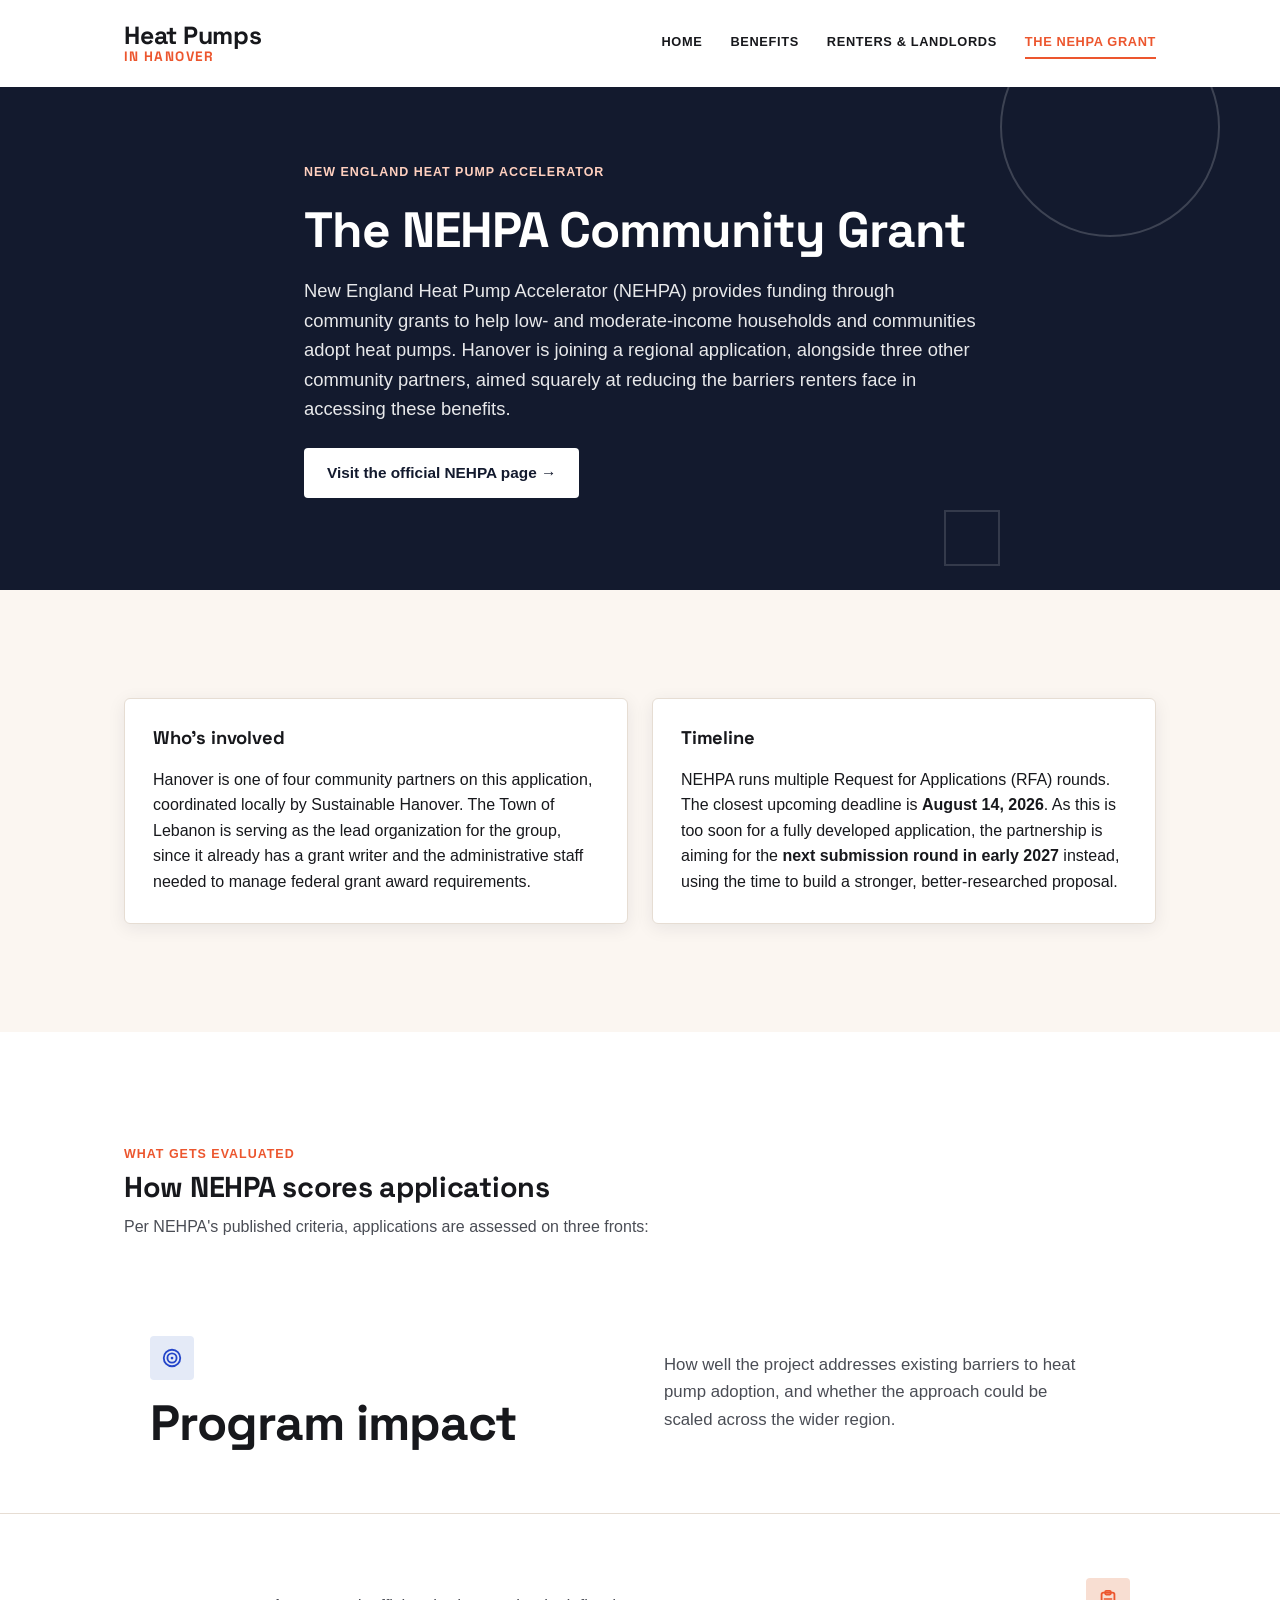
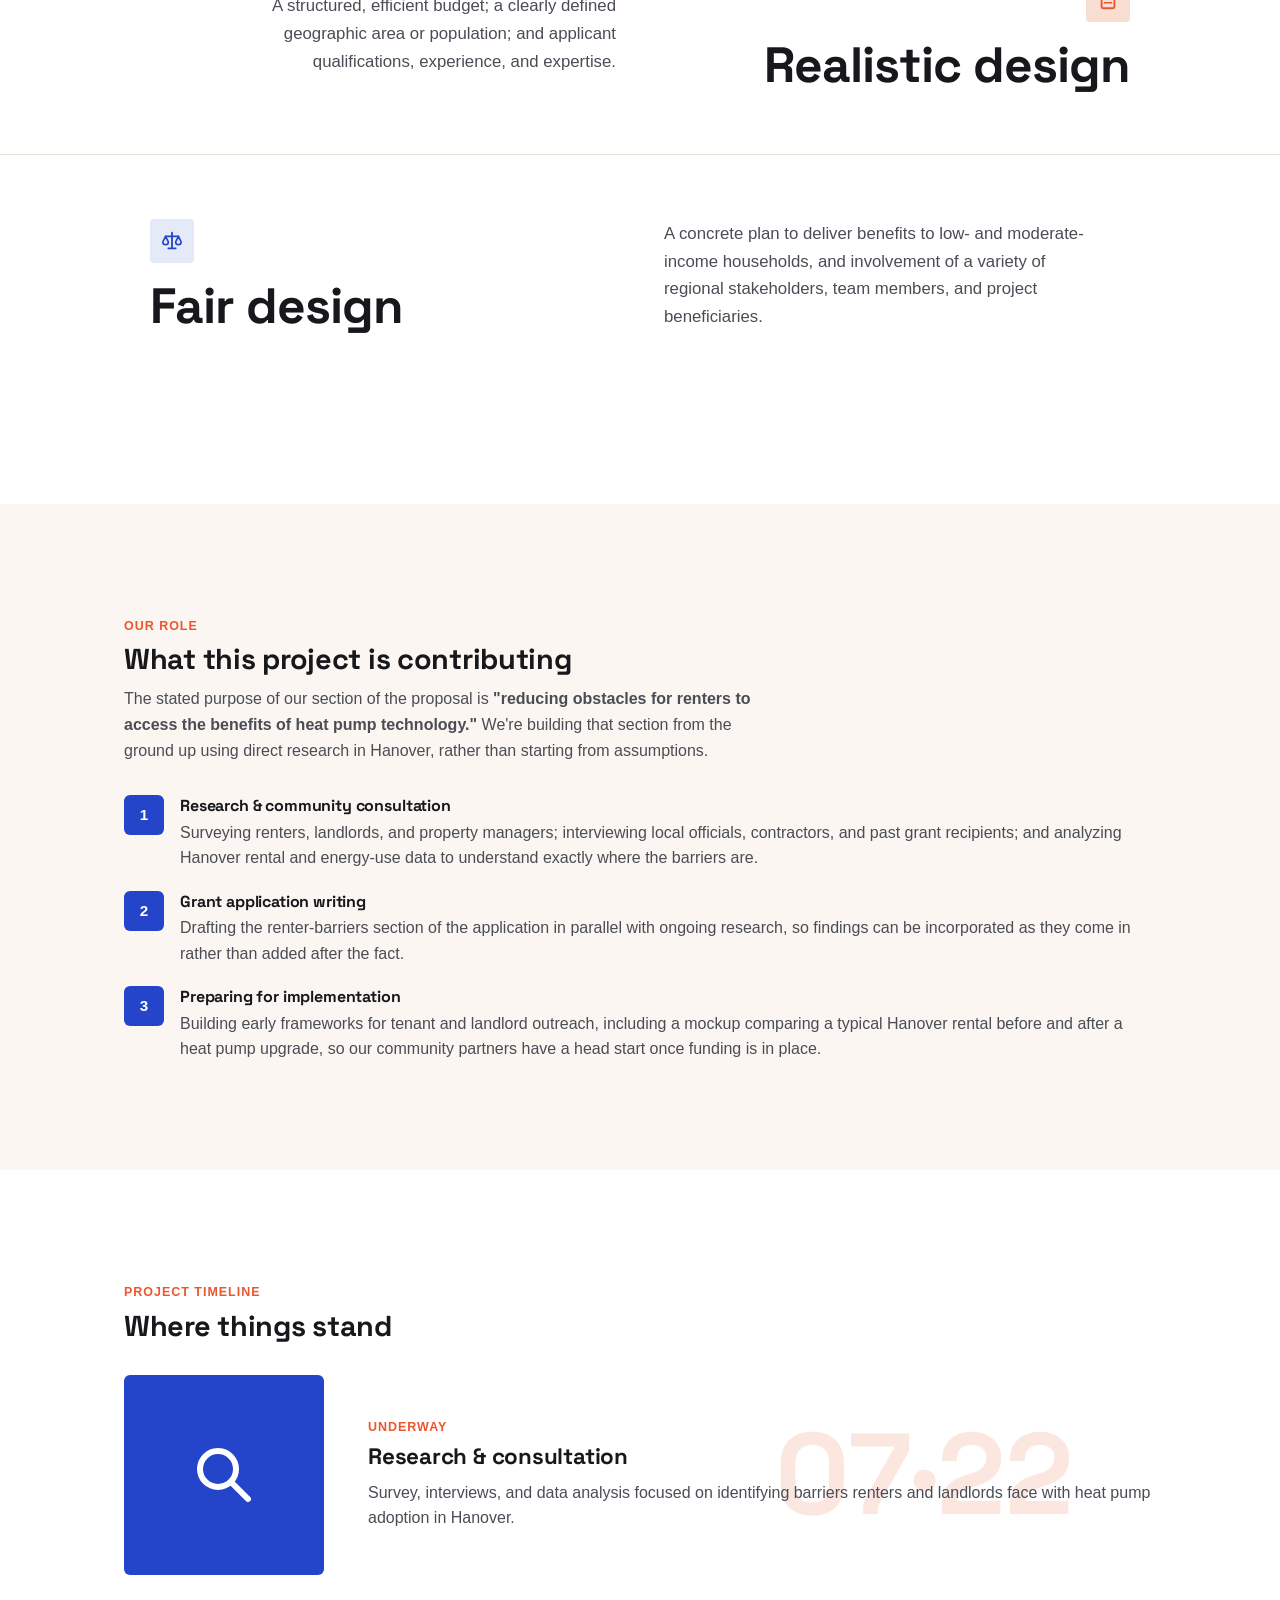
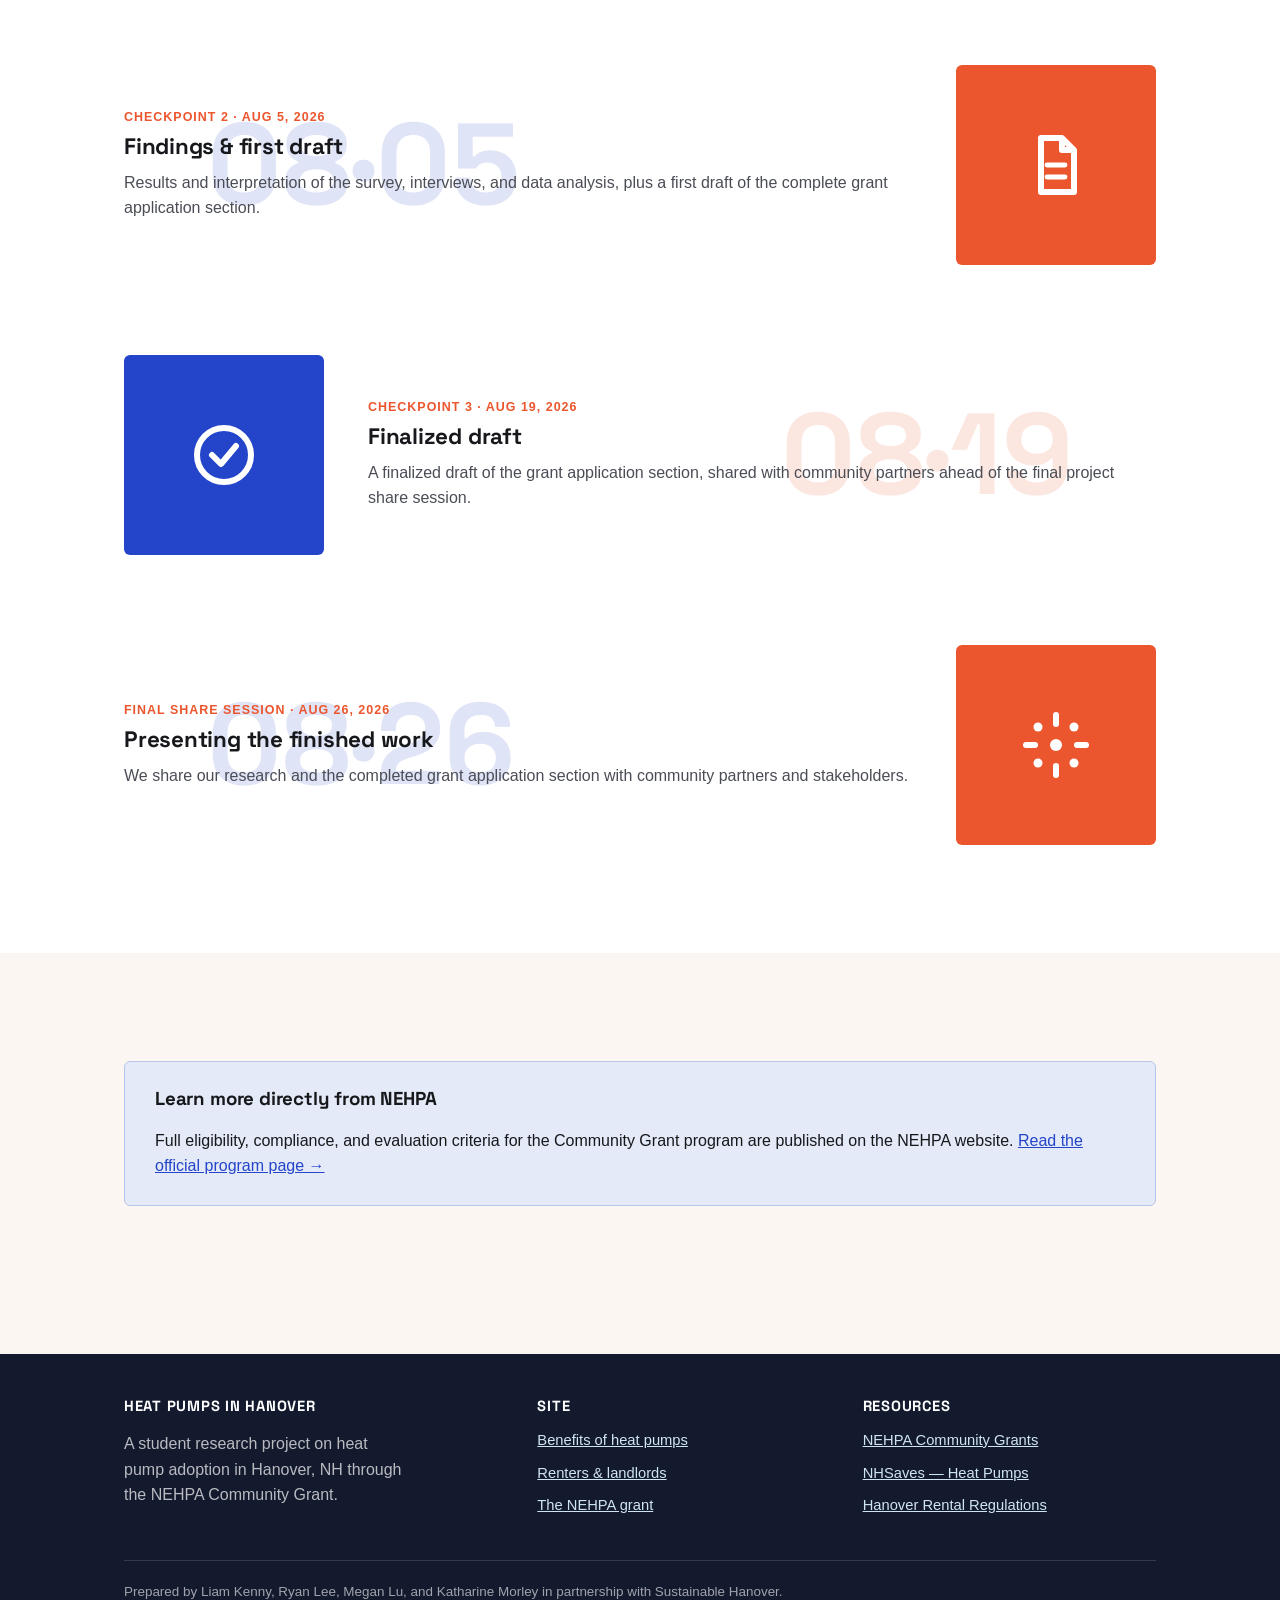
<file: grant.html>
<!doctype html>
<html lang="en">
<head>
<meta charset="UTF-8">
<meta name="viewport" content="width=device-width, initial-scale=1.0">
<title>The NEHPA Community Grant | Heat Pumps in Hanover</title>
<meta name="description" content="What the New England Heat Pump Accelerator Community Grant is, how Hanover is pursuing it, and how this project supports the application.">
<link rel="preconnect" href="https://fonts.googleapis.com">
<link rel="preconnect" href="https://fonts.gstatic.com" crossorigin>
<link href="https://fonts.googleapis.com/css2?family=Space+Grotesk:wght@500;600;700&display=swap" rel="stylesheet">
<link rel="stylesheet" href="css/style.css">
</head>
<body>

<header class="site-header">
  <div class="nav-row">
    <a class="brand" href="index.html"><span class="brand-line1">Heat Pumps</span><span class="brand-line2">In Hanover</span></a>
    <button class="nav-toggle" aria-label="Toggle navigation" aria-expanded="false">&#9776;</button>
    <nav class="main-nav">
      <a href="index.html">Home</a>
      <a href="benefits.html">Benefits</a>
      <a href="split-incentives.html">Renters &amp; Landlords</a>
      <a href="grant.html" aria-current="page">The NEHPA Grant</a>
    </nav>
  </div>
</header>

<section class="hero">
  <div class="hero-geo-ring" style="width:220px;height:220px;top:-70px;right:60px;" data-parallax="0.16" aria-hidden="true"></div>
  <div class="hero-geo-square" style="width:56px;height:56px;bottom:24px;right:280px;transform:rotate(-10deg);" data-parallax="0.09" aria-hidden="true"></div>
  <div class="wrap">
    <span class="eyebrow">New England Heat Pump Accelerator</span>
    <h1>The NEHPA Community Grant</h1>
    <p class="lede">New England Heat Pump Accelerator (NEHPA) provides funding through community grants to help low- and moderate-income households and communities adopt heat pumps. Hanover is joining a regional application, alongside three other community partners, aimed squarely at reducing the barriers renters face in accessing these benefits.</p>
    <div class="hero-actions">
      <a class="btn btn-primary" href="https://www.nehpa.org/grants-pilots/community-grants" target="_blank" rel="noopener">Visit the official NEHPA page &rarr;</a>
    </div>
  </div>
</section>

<section class="section-spacious">
  <div class="wrap">
    <div class="grid grid-2">
      <div class="card">
        <h3>Who's involved</h3>
        <p>Hanover is one of four community partners on this application, coordinated locally by Sustainable Hanover. The Town of Lebanon is serving as the lead organization for the group, since it already has a grant writer and the administrative staff needed to manage federal grant award requirements.</p>
      </div>
      <div class="card">
        <h3>Timeline</h3>
        <p>NEHPA runs multiple Request for Applications (RFA) rounds. The closest upcoming deadline is <strong>August 14, 2026</strong>. As this is too soon for a fully developed application, the partnership is aiming for the <strong>next submission round in early 2027</strong> instead, using the time to build a stronger, better-researched proposal.</p>
      </div>
    </div>
  </div>
</section>

<section class="tint section-spacious">
  <div class="wrap">
    <div class="section-head">
      <span class="eyebrow">What gets evaluated</span>
      <h2>How NEHPA scores applications</h2>
      <p>Per NEHPA's published criteria, applications are assessed on three fronts:</p>
    </div>
  </div>
  <div class="story-bands">
    <div class="story-band reveal">
      <div class="story-heading">
        <span class="story-icon blue"><svg width="22" height="22" viewBox="0 0 24 24" xmlns="http://www.w3.org/2000/svg"><circle cx="12" cy="12" r="9" fill="none" stroke="currentColor" stroke-width="2"></circle><circle cx="12" cy="12" r="5" fill="none" stroke="currentColor" stroke-width="2"></circle><circle cx="12" cy="12" r="1.5" fill="currentColor"></circle></svg></span>
        <h3>Program impact</h3>
      </div>
      <div class="story-desc">
        <p>How well the project addresses existing barriers to heat pump adoption, and whether the approach could be scaled across the wider region.</p>
      </div>
    </div>
    <div class="story-band reveal">
      <div class="story-heading">
        <span class="story-icon orange"><svg width="22" height="22" viewBox="0 0 24 24" xmlns="http://www.w3.org/2000/svg"><rect x="5" y="4" width="14" height="17" rx="2" fill="none" stroke="currentColor" stroke-width="2"></rect><rect x="9" y="2" width="6" height="4" rx="1" fill="none" stroke="currentColor" stroke-width="2"></rect><line x1="8" y1="11" x2="16" y2="11" stroke="currentColor" stroke-width="1.6" stroke-linecap="round"></line><line x1="8" y1="15" x2="16" y2="15" stroke="currentColor" stroke-width="1.6" stroke-linecap="round"></line></svg></span>
        <h3>Realistic design</h3>
      </div>
      <div class="story-desc">
        <p>A structured, efficient budget; a clearly defined geographic area or population; and applicant qualifications, experience, and expertise.</p>
      </div>
    </div>
    <div class="story-band reveal">
      <div class="story-heading">
        <span class="story-icon blue"><svg width="22" height="22" viewBox="0 0 24 24" xmlns="http://www.w3.org/2000/svg"><line x1="12" y1="3" x2="12" y2="19" stroke="currentColor" stroke-width="2" stroke-linecap="round"></line><line x1="5" y1="7" x2="19" y2="7" stroke="currentColor" stroke-width="2" stroke-linecap="round"></line><path d="M5 7l-3 6a3 3 0 0 0 6 0z" fill="none" stroke="currentColor" stroke-width="1.8" stroke-linejoin="round"></path><path d="M19 7l-3 6a3 3 0 0 0 6 0z" fill="none" stroke="currentColor" stroke-width="1.8" stroke-linejoin="round"></path><line x1="8" y1="20" x2="16" y2="20" stroke="currentColor" stroke-width="2" stroke-linecap="round"></line></svg></span>
        <h3>Fair design</h3>
      </div>
      <div class="story-desc">
        <p>A concrete plan to deliver benefits to low- and moderate-income households, and involvement of a variety of regional stakeholders, team members, and project beneficiaries.</p>
      </div>
    </div>
  </div>
</section>

<section class="section-spacious">
  <div class="wrap">
    <div class="section-head">
      <span class="eyebrow">Our role</span>
      <h2>What this project is contributing</h2>
      <p>The stated purpose of our section of the proposal is <strong>"reducing obstacles for renters to access the benefits of heat pump technology."</strong> We're building that section from the ground up using direct research in Hanover, rather than starting from assumptions.</p>
    </div>
    <ul class="steps">
      <li class="step">
        <span class="dot">1</span>
        <div>
          <h4>Research &amp; community consultation</h4>
          <p>Surveying renters, landlords, and property managers; interviewing local officials, contractors, and past grant recipients; and analyzing Hanover rental and energy-use data to understand exactly where the barriers are.</p>
        </div>
      </li>
      <li class="step">
        <span class="dot">2</span>
        <div>
          <h4>Grant application writing</h4>
          <p>Drafting the renter-barriers section of the application in parallel with ongoing research, so findings can be incorporated as they come in rather than added after the fact.</p>
        </div>
      </li>
      <li class="step">
        <span class="dot">3</span>
        <div>
          <h4>Preparing for implementation</h4>
          <p>Building early frameworks for tenant and landlord outreach, including a mockup comparing a typical Hanover rental before and after a heat pump upgrade, so our community partners have a head start once funding is in place.</p>
        </div>
      </li>
    </ul>
  </div>
</section>

<section class="tint section-spacious">
  <div class="wrap">
    <div class="section-head">
      <span class="eyebrow">Project timeline</span>
      <h2>Where things stand</h2>
    </div>
    <div class="v-timeline">
      <div class="tl-item reveal">
        <div class="tl-media" aria-hidden="true"><svg width="72" height="72" viewBox="0 0 24 24" xmlns="http://www.w3.org/2000/svg"><circle cx="10" cy="10" r="6" fill="none" stroke="currentColor" stroke-width="2"></circle><line x1="15" y1="15" x2="20" y2="20" stroke="currentColor" stroke-width="2" stroke-linecap="round"></line></svg></div>
        <span class="tl-bignum" aria-hidden="true">07&middot;22</span>
        <div class="tl-content">
          <span class="eyebrow">Underway</span>
          <h3>Research &amp; consultation</h3>
          <p>Survey, interviews, and data analysis focused on identifying barriers renters and landlords face with heat pump adoption in Hanover.</p>
        </div>
      </div>
      <div class="tl-item reveal">
        <div class="tl-media" aria-hidden="true"><svg width="72" height="72" viewBox="0 0 24 24" xmlns="http://www.w3.org/2000/svg"><path d="M7 3h7l4 4v14H7z" fill="none" stroke="currentColor" stroke-width="2" stroke-linejoin="round"></path><polyline points="14,3 14,7 18,7" fill="none" stroke="currentColor" stroke-width="2" stroke-linejoin="round"></polyline><line x1="9" y1="12" x2="15" y2="12" stroke="currentColor" stroke-width="1.6" stroke-linecap="round"></line><line x1="9" y1="16" x2="15" y2="16" stroke="currentColor" stroke-width="1.6" stroke-linecap="round"></line></svg></div>
        <span class="tl-bignum" aria-hidden="true">08&middot;05</span>
        <div class="tl-content">
          <span class="eyebrow">Checkpoint 2 &middot; Aug 5, 2026</span>
          <h3>Findings &amp; first draft</h3>
          <p>Results and interpretation of the survey, interviews, and data analysis, plus a first draft of the complete grant application section.</p>
        </div>
      </div>
      <div class="tl-item reveal">
        <div class="tl-media" aria-hidden="true"><svg width="72" height="72" viewBox="0 0 24 24" xmlns="http://www.w3.org/2000/svg"><circle cx="12" cy="12" r="9" fill="none" stroke="currentColor" stroke-width="2"></circle><polyline points="8,12 11,15 16,9" fill="none" stroke="currentColor" stroke-width="2" stroke-linecap="round" stroke-linejoin="round"></polyline></svg></div>
        <span class="tl-bignum" aria-hidden="true">08&middot;19</span>
        <div class="tl-content">
          <span class="eyebrow">Checkpoint 3 &middot; Aug 19, 2026</span>
          <h3>Finalized draft</h3>
          <p>A finalized draft of the grant application section, shared with community partners ahead of the final project share session.</p>
        </div>
      </div>
      <div class="tl-item reveal">
        <div class="tl-media" aria-hidden="true"><svg width="72" height="72" viewBox="0 0 24 24" xmlns="http://www.w3.org/2000/svg"><circle cx="12" cy="12" r="2" fill="currentColor"></circle><g stroke="currentColor" stroke-width="2" stroke-linecap="round"><line x1="12" y1="2" x2="12" y2="5"></line><line x1="12" y1="19" x2="12" y2="22"></line><line x1="2" y1="12" x2="5" y2="12"></line><line x1="19" y1="12" x2="22" y2="12"></line></g><circle cx="6" cy="6" r="1.5" fill="currentColor"></circle><circle cx="18" cy="6" r="1.5" fill="currentColor"></circle><circle cx="6" cy="18" r="1.5" fill="currentColor"></circle><circle cx="18" cy="18" r="1.5" fill="currentColor"></circle></svg></div>
        <span class="tl-bignum" aria-hidden="true">08&middot;26</span>
        <div class="tl-content">
          <span class="eyebrow">Final share session &middot; Aug 26, 2026</span>
          <h3>Presenting the finished work</h3>
          <p>We share our research and the completed grant application section with community partners and stakeholders.</p>
        </div>
      </div>
    </div>
  </div>
</section>

<section class="section-spacious">
  <div class="wrap">
    <div class="callout blue">
      <h3>Learn more directly from NEHPA</h3>
      <p style="margin-bottom:0;">Full eligibility, compliance, and evaluation criteria for the Community Grant program are published on the NEHPA website. <a href="https://www.nehpa.org/grants-pilots/community-grants" target="_blank" rel="noopener">Read the official program page &rarr;</a></p>
    </div>
  </div>
</section>

<footer class="site-footer">
  <div class="wrap">
    <div class="footer-grid">
      <div>
        <h4>Heat Pumps in Hanover</h4>
        <p class="muted" style="max-width:32ch;">A student research project on heat pump adoption in Hanover, NH through the NEHPA Community Grant.</p>
      </div>
      <div>
        <h4>Site</h4>
        <ul>
          <li><a href="benefits.html">Benefits of heat pumps</a></li>
          <li><a href="split-incentives.html">Renters &amp; landlords</a></li>
          <li><a href="grant.html">The NEHPA grant</a></li>
        </ul>
      </div>
      <div>
        <h4>Resources</h4>
        <ul>
          <li><a href="https://www.nehpa.org/grants-pilots/community-grants" target="_blank" rel="noopener">NEHPA Community Grants</a></li>
          <li><a href="https://nhsaves.com/residential/electric-heating-cooling-equipment/" target="_blank" rel="noopener">NHSaves &mdash; Heat Pumps</a></li>
          <li><a href="https://www.hanovernh.org/339/Rental-Housing" target="_blank" rel="noopener">Hanover Rental Regulations</a></li>
        </ul>
      </div>
    </div>
    <div class="footer-bottom">
      Prepared by Liam Kenny, Ryan Lee, Megan Lu, and Katharine Morley in partnership with Sustainable Hanover.
    </div>
  </div>
</footer>

<script src="js/script.js"></script>
</body>
</html>
</file>
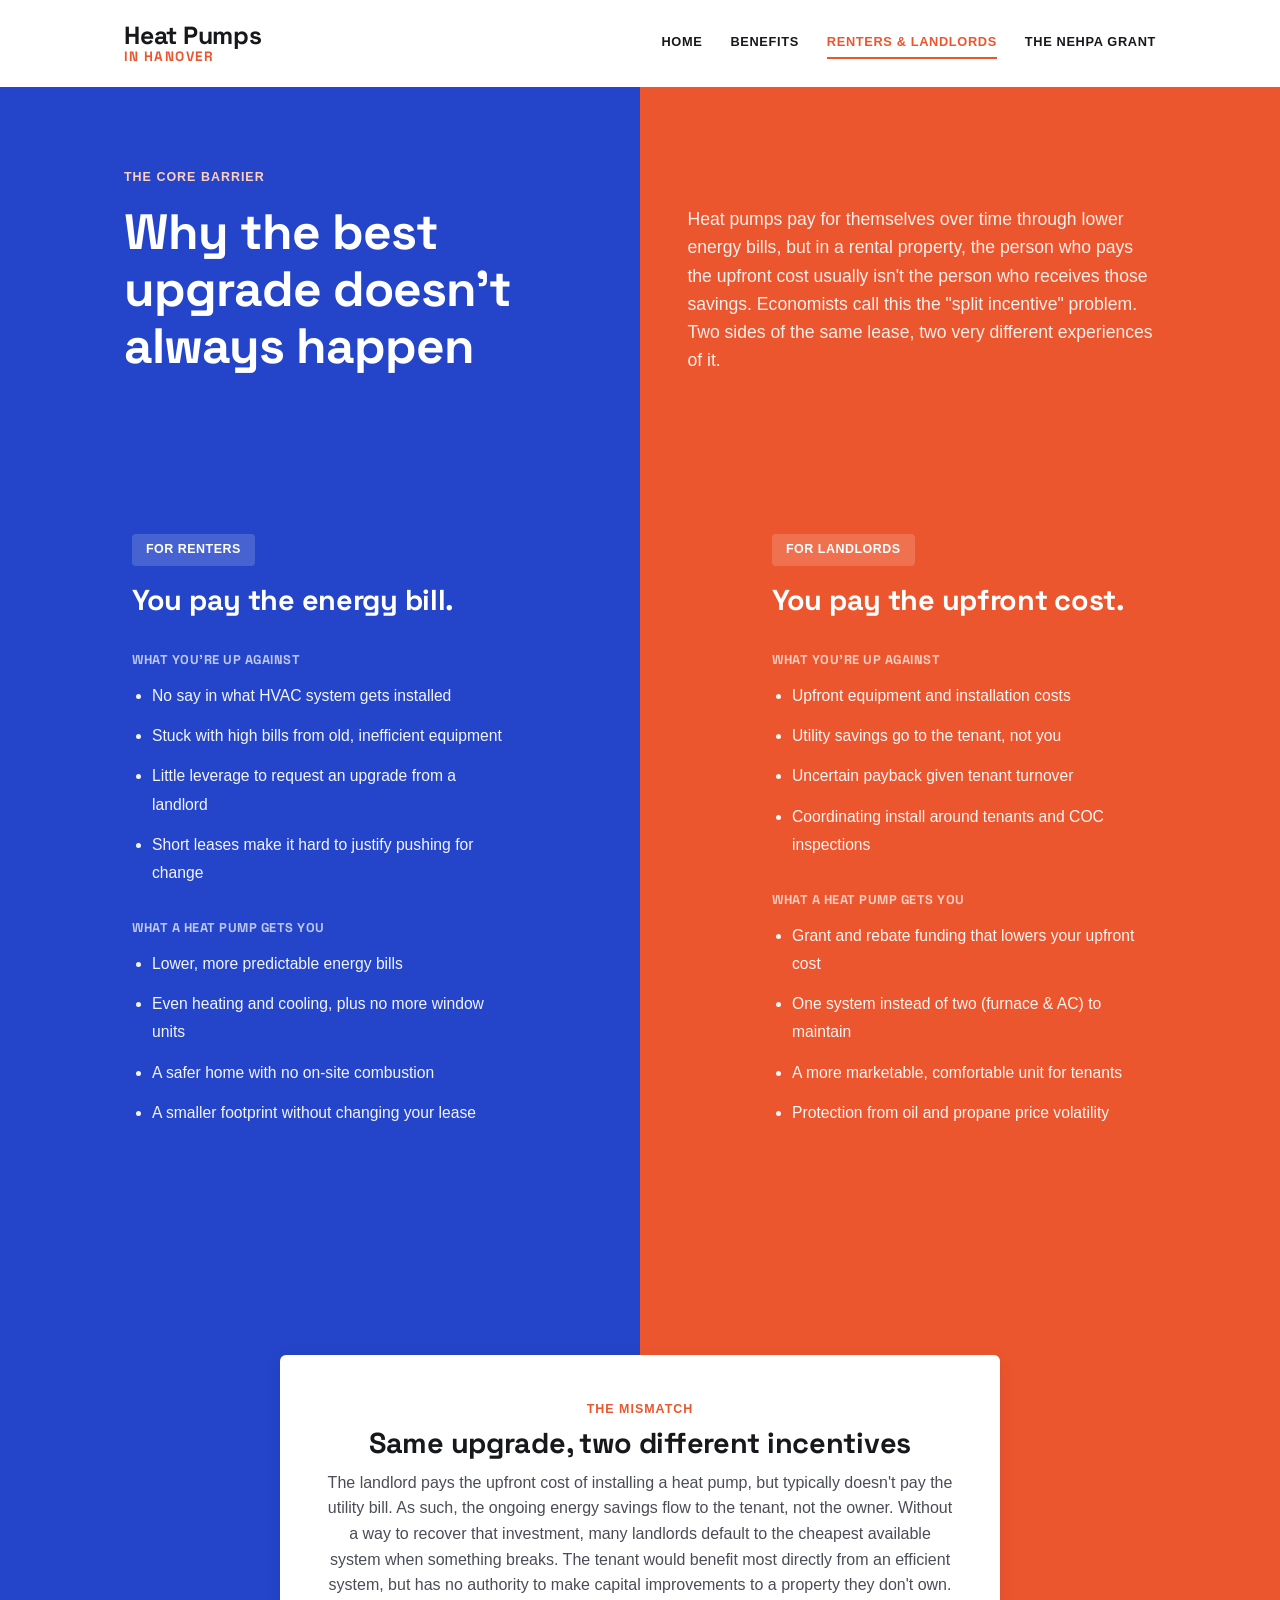
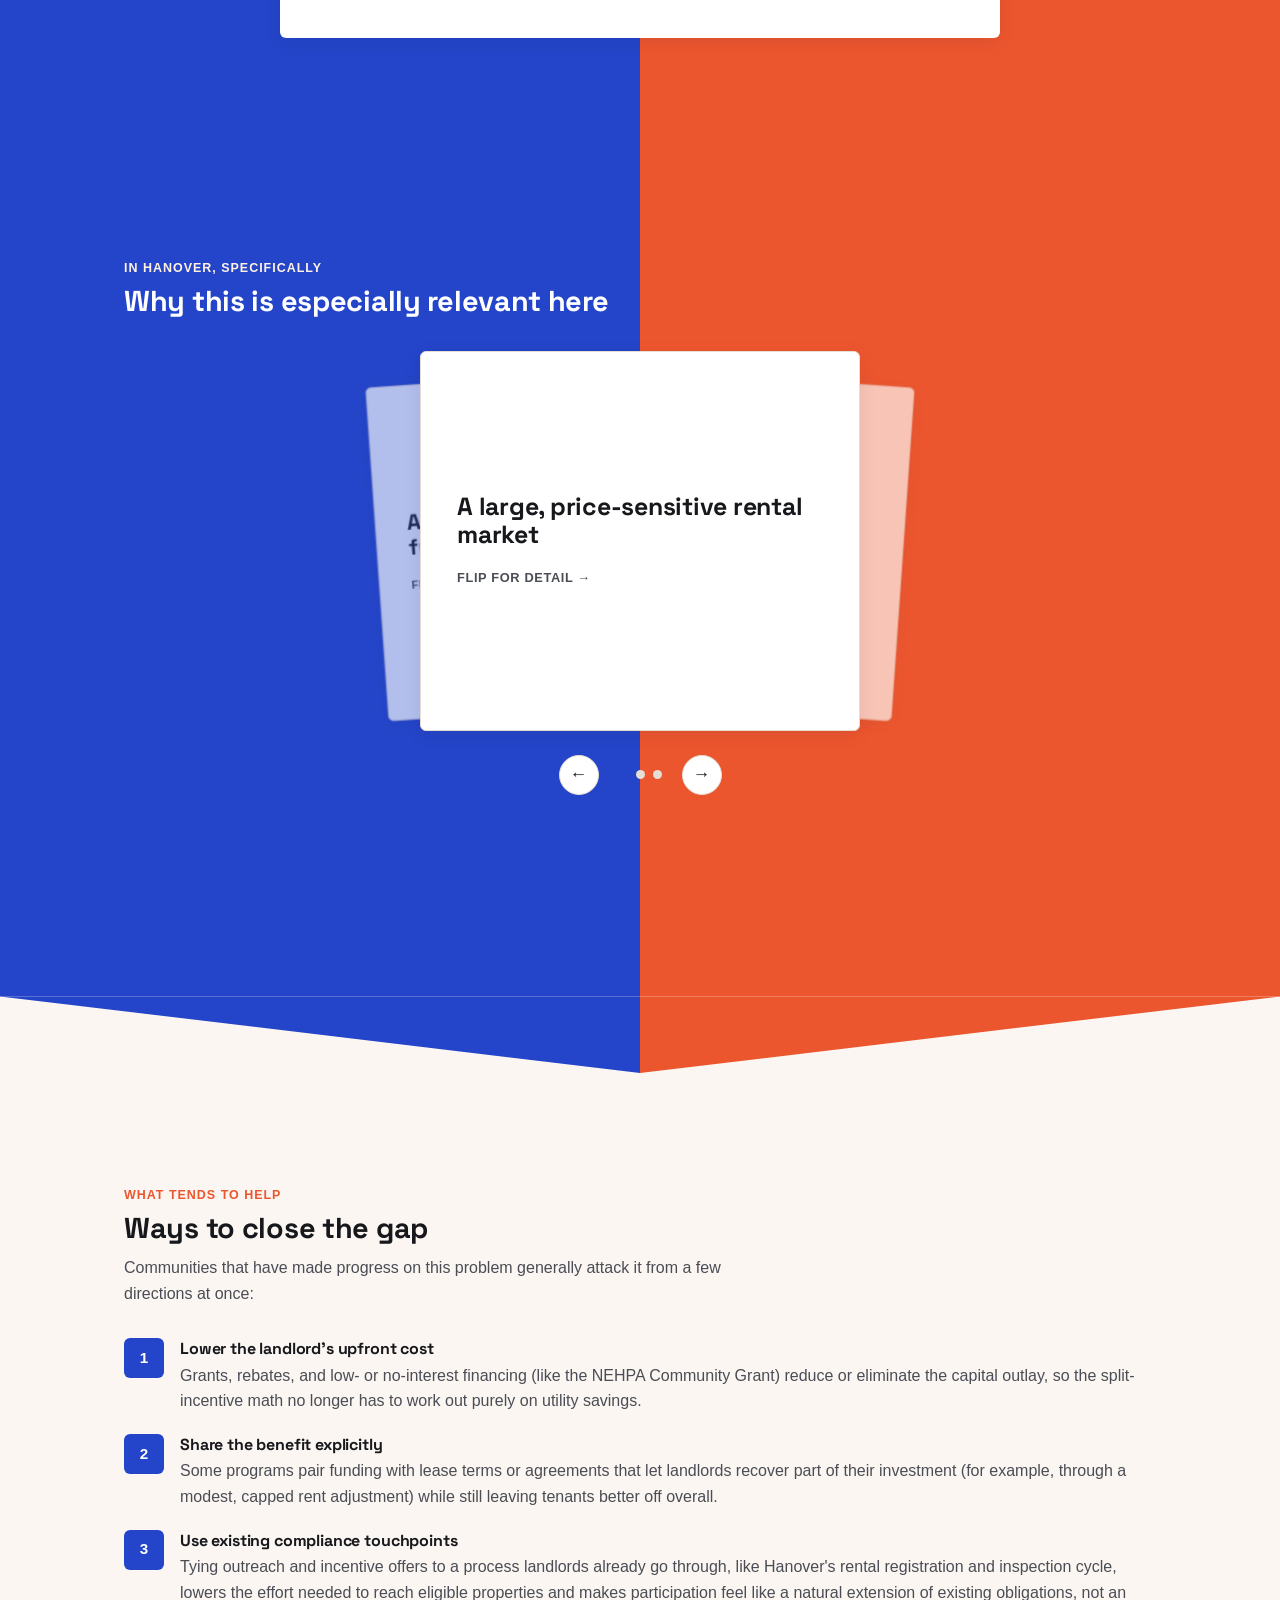
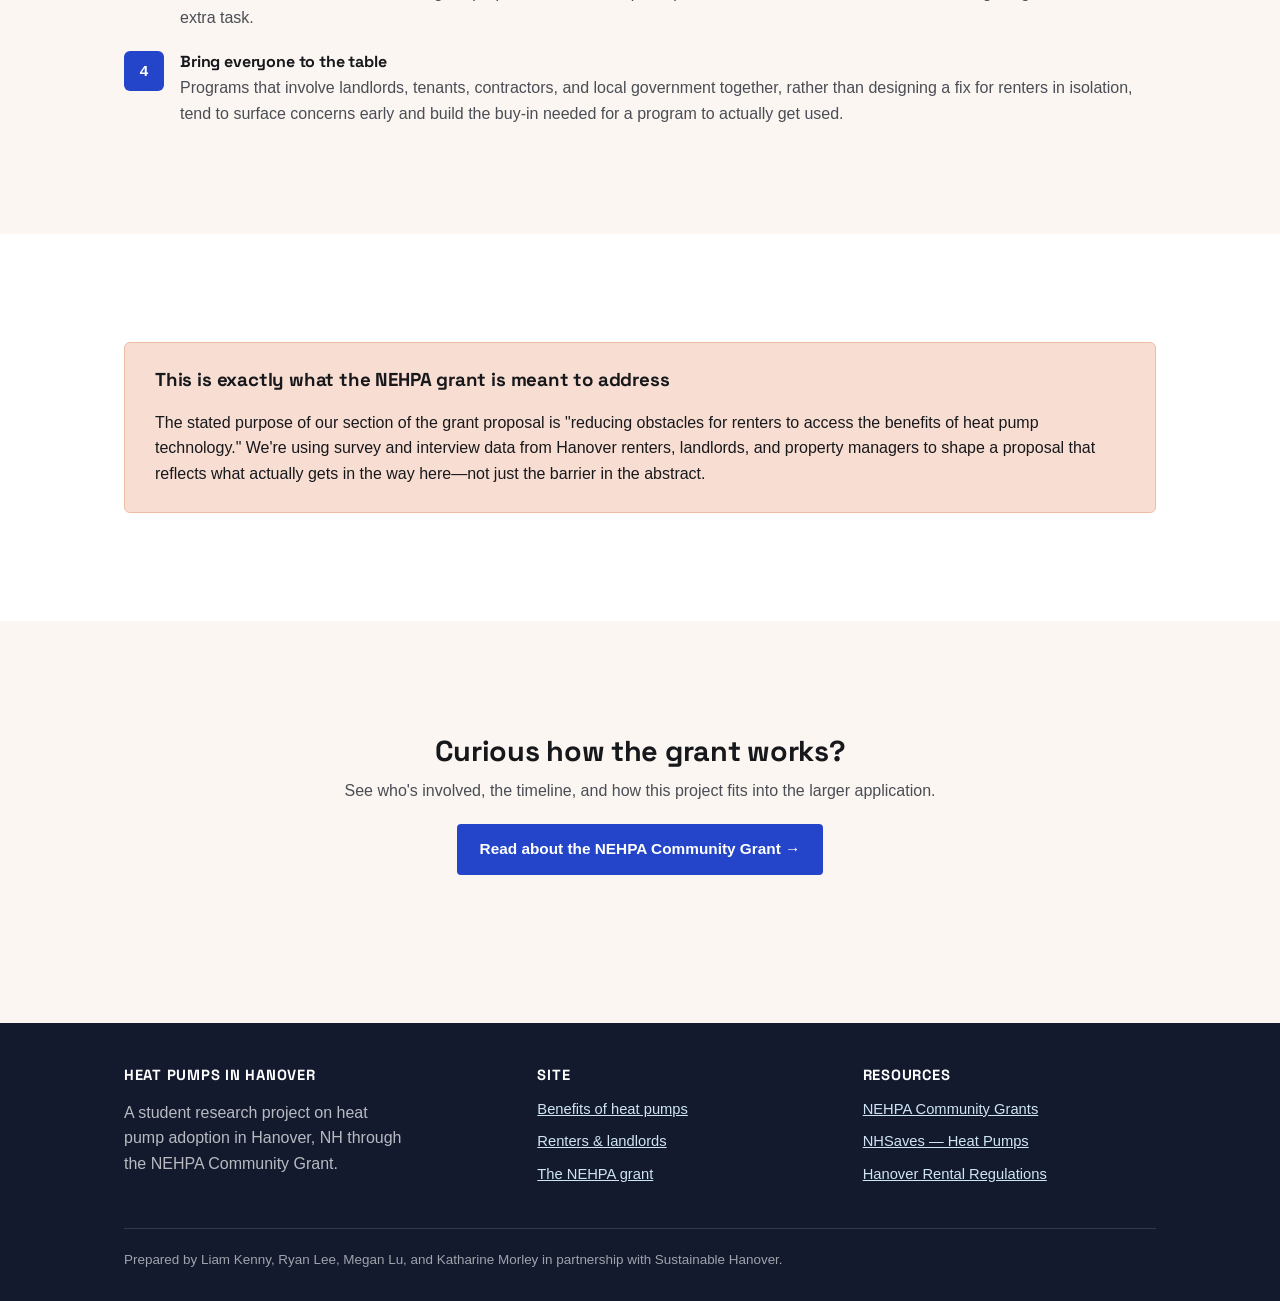
<file: split-incentives.html>
<!doctype html>
<html lang="en">
<head>
<meta charset="UTF-8">
<meta name="viewport" content="width=device-width, initial-scale=1.0">
<title>Renters &amp; Landlords: The Split Incentive Problem | Heat Pumps in Hanover</title>
<meta name="description" content="Why landlords and renters face different incentives to upgrade to heat pumps, and how this plays out in Hanover, NH's rental market.">
<link rel="preconnect" href="https://fonts.googleapis.com">
<link rel="preconnect" href="https://fonts.gstatic.com" crossorigin>
<link href="https://fonts.googleapis.com/css2?family=Space+Grotesk:wght@500;600;700&display=swap" rel="stylesheet">
<link rel="stylesheet" href="css/style.css">
</head>
<body>

<header class="site-header">
  <div class="nav-row">
    <a class="brand" href="index.html"><span class="brand-line1">Heat Pumps</span><span class="brand-line2">In Hanover</span></a>
    <button class="nav-toggle" aria-label="Toggle navigation" aria-expanded="false">&#9776;</button>
    <nav class="main-nav">
      <a href="index.html">Home</a>
      <a href="benefits.html">Benefits</a>
      <a href="split-incentives.html" aria-current="page">Renters &amp; Landlords</a>
      <a href="grant.html">The NEHPA Grant</a>
    </nav>
  </div>
</header>

<div class="split-continuum">
  <div class="split-continuum-bg" aria-hidden="true">
    <div class="split-continuum-bg-blue" data-split-bg="blue"></div>
    <div class="split-continuum-bg-orange" data-split-bg="orange"></div>
  </div>
  <section class="split-continuum-hero">
    <div class="wrap split-hero-columns">
      <div class="split-hero-title">
        <span class="eyebrow">The core barrier</span>
        <h1>Why the best upgrade doesn't always happen</h1>
      </div>
      <p>Heat pumps pay for themselves over time through lower energy bills, but in a rental property, the person who pays the upfront cost usually isn't the person who receives those savings. Economists call this the "split incentive" problem. Two sides of the same lease, two very different experiences of it.</p>
    </div>
  </section>

  <section class="split-hero">
    <div class="split-side split-renter" data-side="renter">
      <div class="split-inner">
        <span class="split-tag">For renters</span>
        <h2>You pay the energy bill.</h2>
        <div class="split-cols">
          <div>
            <h4>What you're up against</h4>
            <ul>
              <li>No say in what HVAC system gets installed</li>
              <li>Stuck with high bills from old, inefficient equipment</li>
              <li>Little leverage to request an upgrade from a landlord</li>
              <li>Short leases make it hard to justify pushing for change</li>
            </ul>
          </div>
          <div>
            <h4>What a heat pump gets you</h4>
            <ul>
              <li>Lower, more predictable energy bills</li>
              <li>Even heating and cooling, plus no more window units</li>
              <li>A safer home with no on-site combustion</li>
              <li>A smaller footprint without changing your lease</li>
            </ul>
          </div>
        </div>
      </div>
    </div>
    <div class="split-side split-landlord" data-side="landlord">
      <div class="split-inner">
        <span class="split-tag">For landlords</span>
        <h2>You pay the upfront cost.</h2>
        <div class="split-cols">
          <div>
            <h4>What you're up against</h4>
            <ul>
              <li>Upfront equipment and installation costs</li>
              <li>Utility savings go to the tenant, not you</li>
              <li>Uncertain payback given tenant turnover</li>
              <li>Coordinating install around tenants and COC inspections</li>
            </ul>
          </div>
          <div>
            <h4>What a heat pump gets you</h4>
            <ul>
              <li>Grant and rebate funding that lowers your upfront cost</li>
              <li>One system instead of two (furnace &amp; AC) to maintain</li>
              <li>A more marketable, comfortable unit for tenants</li>
              <li>Protection from oil and propane price volatility</li>
            </ul>
          </div>
        </div>
      </div>
    </div>
  </section>

  <section class="section-spacious">
    <div class="wrap">
      <div class="split-float-card">
        <div class="section-head">
          <span class="eyebrow">The mismatch</span>
          <h2>Same upgrade, two different incentives</h2>
          <p>The landlord pays the upfront cost of installing a heat pump, but typically doesn't pay the utility bill. As such, the ongoing energy savings flow to the tenant, not the owner. Without a way to recover that investment, many landlords default to the cheapest available system when something breaks. The tenant would benefit most directly from an efficient system, but has no authority to make capital improvements to a property they don't own.</p>
        </div>
      </div>
    </div>
  </section>

  <section class="section-spacious">
    <div class="wrap">
      <div class="section-head section-head-on-split">
        <span class="eyebrow">In Hanover, specifically</span>
        <h2>Why this is especially relevant here</h2>
      </div>
      <div class="card-stack">
        <div class="stack-item" data-index="0">
          <div class="flip-card" tabindex="0" role="button" aria-label="A large, price-sensitive rental market. Click to flip for detail.">
            <div class="flip-card-inner">
              <div class="flip-card-front">
                <h3>A large, price-sensitive rental market</h3>
                <span class="flip-card-hint">Flip for detail &rarr;</span>
              </div>
              <div class="flip-card-back">
                <p>The average rental price across Hanover is roughly <strong>$3,200</strong>, which is about 40&ndash;60% above the national average, with heavy demand driven in part by student housing. That combination makes both landlords and tenants sensitive to any cost that isn't clearly justified.</p>
              </div>
            </div>
          </div>
        </div>
        <div class="stack-item" data-index="1">
          <div class="flip-card" tabindex="0" role="button" aria-label="Short tenancies, long-lived equipment. Click to flip for detail.">
            <div class="flip-card-inner">
              <div class="flip-card-front">
                <h3>Short tenancies, long-lived equipment</h3>
                <span class="flip-card-hint">Flip for detail &rarr;</span>
              </div>
              <div class="flip-card-back">
                <p>Hanover restricts most short-term rentals, so units mostly serve long-term residents, but individual tenants, especially students, often turn over far faster than the 15&ndash;20 year lifespan of an HVAC system, weakening any single tenant's incentive to advocate for an upgrade.</p>
              </div>
            </div>
          </div>
        </div>
        <div class="stack-item" data-index="2">
          <div class="flip-card" tabindex="0" role="button" aria-label="An existing oversight framework. Click to flip for detail.">
            <div class="flip-card-inner">
              <div class="flip-card-front">
                <h3>An existing oversight framework</h3>
                <span class="flip-card-hint">Flip for detail &rarr;</span>
              </div>
              <div class="flip-card-back">
                <p>Every rental unit in Hanover must be registered with the Town and periodically inspected to maintain a Certificate of Compliance (COC). That administrative system already identifies who owns and manages every rental property, so it is a ready-made channel for targeting heat pump outreach and incentives.</p>
              </div>
            </div>
          </div>
        </div>
      </div>
      <div class="stack-nav">
        <button type="button" class="stack-nav-btn" data-stack-prev aria-label="Previous card">&larr;</button>
        <div class="stack-dots" data-stack-dots>
          <button type="button" class="stack-dot" data-stack-dot="0" aria-label="Show card 1"></button>
          <button type="button" class="stack-dot" data-stack-dot="1" aria-label="Show card 2"></button>
          <button type="button" class="stack-dot" data-stack-dot="2" aria-label="Show card 3"></button>
        </div>
        <button type="button" class="stack-nav-btn" data-stack-next aria-label="Next card">&rarr;</button>
      </div>
    </div>
  </section>

  <div class="split-converge" aria-hidden="true">
    <svg viewBox="0 0 200 100" preserveAspectRatio="none" xmlns="http://www.w3.org/2000/svg">
      <rect x="0" y="-2" width="100" height="57" fill="var(--blue-700)"></rect>
      <rect x="100" y="-2" width="100" height="57" fill="var(--orange-600)"></rect>
      <polygon points="0,55 100,55 100,100" fill="var(--blue-700)"></polygon>
      <polygon points="100,55 200,55 100,100" fill="var(--orange-600)"></polygon>
    </svg>
  </div>
</div>

<section class="section-spacious">
  <div class="wrap">
    <div class="section-head">
      <span class="eyebrow">What tends to help</span>
      <h2>Ways to close the gap</h2>
      <p>Communities that have made progress on this problem generally attack it from a few directions at once:</p>
    </div>
    <ul class="steps">
      <li class="step">
        <span class="dot">1</span>
        <div>
          <h4>Lower the landlord's upfront cost</h4>
          <p>Grants, rebates, and low- or no-interest financing (like the NEHPA Community Grant) reduce or eliminate the capital outlay, so the split-incentive math no longer has to work out purely on utility savings.</p>
        </div>
      </li>
      <li class="step">
        <span class="dot">2</span>
        <div>
          <h4>Share the benefit explicitly</h4>
          <p>Some programs pair funding with lease terms or agreements that let landlords recover part of their investment (for example, through a modest, capped rent adjustment) while still leaving tenants better off overall.</p>
        </div>
      </li>
      <li class="step">
        <span class="dot">3</span>
        <div>
          <h4>Use existing compliance touchpoints</h4>
          <p>Tying outreach and incentive offers to a process landlords already go through, like Hanover's rental registration and inspection cycle, lowers the effort needed to reach eligible properties and makes participation feel like a natural extension of existing obligations, not an extra task.</p>
        </div>
      </li>
      <li class="step">
        <span class="dot">4</span>
        <div>
          <h4>Bring everyone to the table</h4>
          <p>Programs that involve landlords, tenants, contractors, and local government together, rather than designing a fix for renters in isolation, tend to surface concerns early and build the buy-in needed for a program to actually get used.</p>
        </div>
      </li>
    </ul>
  </div>
</section>

<section class="tint section-spacious">
  <div class="wrap">
    <div class="callout orange">
      <h3>This is exactly what the NEHPA grant is meant to address</h3>
      <p style="margin-bottom:0;">The stated purpose of our section of the grant proposal is "reducing obstacles for renters to access the benefits of heat pump technology." We're using survey and interview data from Hanover renters, landlords, and property managers to shape a proposal that reflects what actually gets in the way here&mdash;not just the barrier in the abstract.</p>
    </div>
  </div>
</section>

<section class="section-spacious">
  <div class="wrap center">
    <div class="section-head" style="margin:0 auto 20px;">
      <h2>Curious how the grant works?</h2>
      <p>See who's involved, the timeline, and how this project fits into the larger application.</p>
    </div>
    <a class="btn btn-solid" href="grant.html">Read about the NEHPA Community Grant &rarr;</a>
  </div>
</section>

<footer class="site-footer">
  <div class="wrap">
    <div class="footer-grid">
      <div>
        <h4>Heat Pumps in Hanover</h4>
        <p class="muted" style="max-width:32ch;">A student research project on heat pump adoption in Hanover, NH through the NEHPA Community Grant.</p>
      </div>
      <div>
        <h4>Site</h4>
        <ul>
          <li><a href="benefits.html">Benefits of heat pumps</a></li>
          <li><a href="split-incentives.html">Renters &amp; landlords</a></li>
          <li><a href="grant.html">The NEHPA grant</a></li>
        </ul>
      </div>
      <div>
        <h4>Resources</h4>
        <ul>
          <li><a href="https://www.nehpa.org/grants-pilots/community-grants" target="_blank" rel="noopener">NEHPA Community Grants</a></li>
          <li><a href="https://nhsaves.com/residential/electric-heating-cooling-equipment/" target="_blank" rel="noopener">NHSaves &mdash; Heat Pumps</a></li>
          <li><a href="https://www.hanovernh.org/339/Rental-Housing" target="_blank" rel="noopener">Hanover Rental Regulations</a></li>
        </ul>
      </div>
    </div>
    <div class="footer-bottom">
      Prepared by Liam Kenny, Ryan Lee, Megan Lu, and Katharine Morley in partnership with Sustainable Hanover.
    </div>
  </div>
</footer>

<script src="js/script.js"></script>
</body>
</html>
</file>
<file: css/style.css>
/* ===== Design tokens =====
   Palette pulled from mood board: cobalt/signal blue, tangerine, sage green,
   soft cream, deep charcoal-navy. Flat color-blocking over soft gradients. */
:root {
  --blue-900: #131a2e;
  --blue-700: #2445c9;
  --blue-500: #3b62ab;
  --blue-100: #e4eaf7;
  --orange-600: #ec562e;
  --orange-500: #f0784f;
  --orange-100: #f8ded2;
  --sage: #dae9c6;
  --sage-700: #5c7a3a;
  --ink: #17181c;
  --ink-soft: #4a4d55;
  --paper: #ffffff;
  --paper-tint: #fbf6f1;
  --line: #e6ddd3;
  --radius: 6px;
  --shadow: 0 4px 18px rgba(19, 26, 46, 0.08);
  --max-width: 1080px;
  --font: -apple-system, BlinkMacSystemFont, "Segoe UI", Roboto, Helvetica, Arial, sans-serif;
  --font-display: "Space Grotesk", var(--font);
}

@media (prefers-color-scheme: dark) {
  :root {
    --ink: #eceef2;
    --ink-soft: #b3b7c1;
    --paper: #1a2036;
    --paper-tint: #10131f;
    --line: #2b334d;
    --blue-100: #202a4d;
    --orange-100: #3d2117;
    --shadow: 0 4px 18px rgba(0, 0, 0, 0.35);
  }
  body { background: var(--paper-tint); }
}

:root[data-theme="dark"] {
  --ink: #eceef2;
  --ink-soft: #b3b7c1;
  --paper: #1a2036;
  --paper-tint: #10131f;
  --line: #2b334d;
  --blue-100: #202a4d;
  --orange-100: #3d2117;
  --shadow: 0 4px 18px rgba(0, 0, 0, 0.35);
}
:root[data-theme="dark"] body { background: var(--paper-tint); }

:root[data-theme="light"] {
  --ink: #17181c;
  --ink-soft: #4a4d55;
  --paper: #ffffff;
  --paper-tint: #fbf6f1;
  --line: #e6ddd3;
  --blue-100: #e4eaf7;
  --orange-100: #f8ded2;
  --shadow: 0 4px 18px rgba(19, 26, 46, 0.08);
}
:root[data-theme="light"] body { background: var(--paper-tint); }

/* ===== Base ===== */
* { box-sizing: border-box; }
body {
  margin: 0;
  font-family: var(--font);
  color: var(--ink);
  background: var(--paper-tint);
  line-height: 1.6;
}
img { max-width: 100%; display: block; }
a { color: var(--blue-700); }
@media (prefers-color-scheme: dark) { a { color: #7fb8e8; } }
:root[data-theme="dark"] a { color: #7fb8e8; }

h1, h2, h3, h4 {
  line-height: 1.15;
  color: var(--ink);
  font-family: var(--font-display);
  font-weight: 700;
  letter-spacing: -0.01em;
}
.eyebrow {
  text-transform: uppercase;
  letter-spacing: 0.08em;
  font-size: 0.78rem;
  font-weight: 700;
  color: var(--orange-600);
}

.wrap {
  max-width: var(--max-width);
  margin: 0 auto;
  padding: 0 24px;
}

/* ===== Header / Nav =====
   Flat editorial masthead: bold plain wordmark, uppercase text links,
   no pill backgrounds or heavy borders. */
header.site-header {
  background: var(--paper);
  position: sticky;
  top: 0;
  z-index: 20;
}
.nav-row {
  display: flex;
  align-items: center;
  justify-content: space-between;
  padding: 24px;
  max-width: var(--max-width);
  margin: 0 auto;
}
.brand {
  display: flex;
  flex-direction: column;
  gap: 1px;
  font-family: var(--font-display);
  font-weight: 700;
  color: var(--ink);
  text-decoration: none;
  line-height: 1;
}
.brand-line1 { font-size: 1.55rem; letter-spacing: -0.01em; }
.brand-line2 {
  font-size: 0.85rem;
  letter-spacing: 0.1em;
  color: var(--orange-600);
  text-transform: uppercase;
}
nav.main-nav {
  display: flex;
  gap: 28px;
}
nav.main-nav a {
  color: var(--ink);
  text-decoration: none;
  font-weight: 700;
  font-size: 0.8rem;
  text-transform: uppercase;
  letter-spacing: 0.05em;
  padding: 4px 0;
  border-bottom: 2px solid transparent;
}
nav.main-nav a:hover { border-bottom-color: var(--line); }
nav.main-nav a[aria-current="page"] { color: var(--orange-600); border-bottom-color: var(--orange-600); }

.nav-toggle {
  display: none;
  background: none;
  border: 1.5px solid var(--ink);
  border-radius: 4px;
  padding: 6px 10px;
  color: var(--ink);
  font-size: 1.1rem;
}

@media (max-width: 720px) {
  nav.main-nav {
    display: none;
    position: absolute;
    top: 100%;
    left: 0;
    right: 0;
    background: var(--paper);
    border-bottom: 1px solid var(--line);
    flex-direction: column;
    padding: 8px 16px 16px;
  }
  nav.main-nav.open { display: flex; }
  .nav-toggle { display: inline-block; }
}

/* ===== Hero =====
   Hard-edged diagonal color block (not a soft blend) to echo the
   duotone split-screen references on the mood board. */
.hero {
  background: var(--hero-a, var(--blue-900));
  color: #fff;
  padding: 76px 0 92px;
  transition: background 0.5s ease;
  position: relative;
  overflow: hidden;
}
.hero.hero-slim { padding: 52px 0 64px; }
.hero .wrap { display: grid; gap: 18px; max-width: 720px; position: relative; z-index: 1; }

.hero-geo-ring {
  position: absolute;
  border: 2px solid rgba(255, 255, 255, 0.18);
  border-radius: 50%;
  pointer-events: none;
}
.hero-geo-square {
  position: absolute;
  border: 2px solid rgba(255, 255, 255, 0.14);
  pointer-events: none;
}
.hero h1 { font-size: clamp(2.1rem, 4.2vw, 3.1rem); color: #fff; margin: 0; letter-spacing: -0.02em; }
.hero p.lede { font-size: 1.15rem; color: rgba(255,255,255,0.9); margin: 0; }
.hero .eyebrow { color: #ffd0bf; }

/* Seasonal hero variants: solid cool tone for winter, solid warm tone for summer */
body[data-season="winter"] .hero { --hero-a: #0d2340; }
body[data-season="summer"] .hero { --hero-a: #4a2210; }

/* Ambient page tint that shifts with the season, beyond just the hero/diagram */
body[data-season="winter"] {
  --paper-tint: #f2f7fb;
  --line: #d9e3ea;
}
body[data-season="summer"] {
  --paper-tint: #fdf3e6;
  --line: #ecdcc4;
}
body[data-season] { transition: background 0.5s ease; }

.hero-actions { display: flex; gap: 12px; flex-wrap: wrap; margin-top: 6px; }
.btn {
  display: inline-flex;
  align-items: center;
  gap: 8px;
  padding: 12px 22px;
  border-radius: 4px;
  font-weight: 700;
  text-decoration: none;
  font-size: 0.96rem;
  border: 1.5px solid transparent;
}
.btn-primary { background: #fff; color: var(--blue-900); }
.btn-primary:hover { background: #f0f4f8; }
.btn-ghost { background: rgba(255,255,255,0.1); color: #fff; border-color: rgba(255,255,255,0.5); }
.btn-ghost:hover { background: rgba(255,255,255,0.18); }

/* ===== Sections ===== */
section { padding: 56px 0; }
section.tint { background: var(--paper); }
.section-head { max-width: 640px; margin-bottom: 32px; }
.section-head h2 { font-size: 1.8rem; margin: 6px 0 10px; }
.section-head p { color: var(--ink-soft); margin: 0; }

/* ===== Cards / grids ===== */
.grid { display: grid; gap: 24px; }
.grid-3 { grid-template-columns: repeat(3, 1fr); }
.grid-2 { grid-template-columns: repeat(2, 1fr); }
@media (max-width: 820px) { .grid-3, .grid-2 { grid-template-columns: 1fr; } }

.card {
  background: var(--paper);
  border: 1.5px solid var(--line);
  border-radius: var(--radius);
  padding: 28px;
  box-shadow: var(--shadow);
}
.card h3 { margin-top: 0; font-size: 1.15rem; }
.card p:last-child { margin-bottom: 0; }
.card .icon {
  width: 42px; height: 42px;
  border-radius: 4px;
  display: flex; align-items: center; justify-content: center;
  font-size: 1.3rem;
  margin-bottom: 12px;
}
.icon.blue { background: var(--blue-100); }
.icon.orange { background: var(--orange-100); }

.nav-card {
  display: block;
  text-decoration: none;
  color: inherit;
  transition: transform .15s ease, box-shadow .15s ease;
}
.nav-card:hover { transform: translateY(-3px); box-shadow: 0 10px 26px rgba(11,37,64,0.14); }
.nav-card .tag {
  display: inline-block;
  font-size: 0.75rem;
  font-weight: 700;
  letter-spacing: 0.03em;
  padding: 3px 9px;
  border-radius: 4px;
  margin-bottom: 10px;
}
.tag.blue { background: var(--blue-100); color: var(--blue-700); }
.tag.orange { background: var(--orange-100); color: var(--orange-600); }
.nav-card .arrow { color: var(--blue-700); font-weight: 700; }

/* ===== Table ===== */
.table-wrap { overflow-x: auto; border: 1.5px solid var(--line); border-radius: var(--radius); background: var(--paper); }
table { border-collapse: collapse; width: 100%; min-width: 560px; }
th, td { text-align: left; padding: 14px 18px; border-bottom: 1px solid var(--line); font-size: 0.95rem; }
th { background: var(--paper-tint); color: var(--ink-soft); font-size: 0.82rem; text-transform: uppercase; letter-spacing: 0.04em; }
tr:last-child td { border-bottom: none; }

/* ===== Callout ===== */
.callout {
  border-radius: var(--radius);
  padding: 26px 30px;
  border: 1.5px solid var(--line);
}
.callout.orange { background: var(--orange-100); border-color: #eebba3; }
.callout.blue { background: var(--blue-100); border-color: #b7c5ec; }
:root[data-theme="dark"] .callout.orange { border-color: #6b3324; }
:root[data-theme="dark"] .callout.blue { border-color: #33417a; }
@media (prefers-color-scheme: dark) {
  .callout.orange { border-color: #6b3324; }
  .callout.blue { border-color: #33417a; }
}
.callout h3 { margin-top: 0; }

/* ===== Steps / timeline ===== */
.steps { list-style: none; margin: 0; padding: 0; display: grid; gap: 20px; }
.step {
  display: grid;
  grid-template-columns: 40px 1fr;
  gap: 16px;
  align-items: start;
}
.step .dot {
  width: 40px; height: 40px;
  border-radius: 6px;
  background: var(--blue-700);
  color: #fff;
  display: flex; align-items: center; justify-content: center;
  font-weight: 800;
  font-size: 0.95rem;
}
.step h4 { margin: 2px 0 4px; }
.step p { margin: 0; color: var(--ink-soft); }

/* ===== Badge list ===== */
.pill-list { display: flex; flex-wrap: wrap; gap: 10px; margin: 0; padding: 0; list-style: none; }
.pill-list li {
  background: var(--paper);
  border: 1.5px solid var(--line);
  border-radius: 4px;
  padding: 8px 16px;
  font-size: 0.88rem;
  font-weight: 600;
}

/* ===== Footer ===== */
footer.site-footer {
  background: var(--blue-900);
  color: rgba(255,255,255,0.85);
  padding: 44px 0 30px;
  margin-top: 40px;
}
footer.site-footer a { color: #cfe4f5; }
footer.site-footer .muted { color: rgba(255, 255, 255, 0.7); }
.footer-grid { display: grid; grid-template-columns: 1.3fr 1fr 1fr; gap: 32px; }
@media (max-width: 720px) { .footer-grid { grid-template-columns: 1fr; } }
footer h4 { color: #fff; font-size: 0.92rem; text-transform: uppercase; letter-spacing: 0.05em; margin: 0 0 14px; }
footer ul { list-style: none; margin: 0; padding: 0; display: grid; gap: 9px; font-size: 0.92rem; }
.footer-bottom {
  margin-top: 36px;
  padding-top: 20px;
  border-top: 1px solid rgba(255,255,255,0.14);
  font-size: 0.84rem;
  color: rgba(255,255,255,0.6);
}

/* ===== Utility ===== */
.muted { color: var(--ink-soft); }
.center { text-align: center; }

/* ===== Split screen (renters vs. landlords) ===== */
.split-hero {
  display: flex;
  min-height: 560px;
}
.split-side {
  flex: 1;
  display: flex;
  align-items: stretch;
  transition: flex 0.4s ease;
  color: #fff;
}
.split-side:hover { flex: 1.15; }
.split-inner {
  margin: auto;
  padding: 64px 52px;
  max-width: 480px;
}
/* Transparent: the .split-continuum-bg layer behind provides the color,
   so it can shift across the whole page height on hover, not just this row. */
.split-renter { background: transparent; }
.split-landlord { background: transparent; }
.split-tag {
  display: inline-block;
  font-weight: 800;
  letter-spacing: 0.04em;
  text-transform: uppercase;
  font-size: 0.78rem;
  background: rgba(255,255,255,0.16);
  padding: 6px 14px;
  border-radius: 4px;
  margin-bottom: 18px;
}
.split-inner h2 { color: #fff; font-size: 1.8rem; margin: 0 0 36px; }
/* Stacked, not side-by-side columns, so each list gets room to breathe */
.split-cols {
  display: flex;
  flex-direction: column;
  gap: 34px;
}
.split-cols h4 {
  margin: 0 0 14px;
  font-size: 0.8rem;
  text-transform: uppercase;
  letter-spacing: 0.04em;
  color: rgba(255,255,255,0.7);
}
.split-cols ul { margin: 0; padding-left: 20px; font-size: 0.98rem; line-height: 1.8; color: rgba(255,255,255,0.94); }
.split-cols li { margin-bottom: 12px; }
.split-cols li:last-child { margin-bottom: 0; }

@media (max-width: 820px) {
  .split-hero { flex-direction: column; min-height: auto; }
  .split-side:hover { flex: 1; }
  .split-inner { padding: 48px 32px; max-width: none; }
}

/* ===== Continuous split (split-incentives.html): persists from the top of the
   page through the renter/landlord panels and Hanover-relevance cards, then
   converges into one color right before the solutions section. ===== */
.split-continuum {
  position: relative;
}
.split-continuum-bg {
  position: absolute;
  inset: 0;
  z-index: 0;
  overflow: hidden;
}
.split-continuum-bg-blue,
.split-continuum-bg-orange {
  position: absolute;
  top: 0;
  height: 100%;
  width: 50%;
  transition: width 0.4s ease;
}
.split-continuum-bg-blue { left: 0; background: var(--blue-700); }
.split-continuum-bg-orange { right: 0; background: var(--orange-600); }
/* Everything else in the continuum sits above the shifting background layer */
.split-continuum > section,
.split-continuum > .split-converge {
  position: relative;
  z-index: 1;
}
.split-continuum-hero { padding: 76px 0 40px; }
.split-hero-columns {
  display: grid;
  grid-template-columns: 1.1fr 1fr;
  gap: 48px;
  align-items: end;
  transition: transform 0.4s ease;
}
.split-continuum-hero h1 {
  font-size: clamp(2.1rem, 4.2vw, 3.1rem);
  color: #fff;
  margin: 14px 0 0;
  letter-spacing: -0.02em;
}
.split-continuum-hero p {
  font-size: 1.1rem;
  color: rgba(255, 255, 255, 0.9);
  margin: 0;
}
.split-continuum-hero .eyebrow { color: #ffd0bf; }
@media (max-width: 820px) {
  .split-hero-columns { grid-template-columns: 1fr; gap: 20px; }
}

.split-float-card {
  background: var(--paper);
  border-radius: var(--radius);
  box-shadow: var(--shadow);
  padding: 40px 44px;
  max-width: 720px;
  margin: 0 auto;
  text-align: center;
}
.split-float-card .section-head { margin-bottom: 0; max-width: none; }

.section-head-on-split h2 { color: #fff; }
.section-head-on-split p { color: rgba(255, 255, 255, 0.85); }
.section-head-on-split .eyebrow { color: #fff2e2; }

.split-converge { width: 100%; line-height: 0; background: var(--paper-tint); }
.split-converge svg { width: 100%; height: 170px; display: block; }
@media (max-width: 720px) {
  .split-converge svg { height: 110px; }
}

/* ===== Season toggle ===== */
.season-toggle {
  display: inline-flex;
  background: rgba(255,255,255,0.14);
  border: 1.5px solid rgba(255,255,255,0.4);
  border-radius: 8px;
  padding: 4px;
  gap: 4px;
  margin-top: 4px;
}
.season-toggle button {
  border: none;
  background: transparent;
  color: rgba(255,255,255,0.85);
  font-weight: 700;
  font-size: 0.88rem;
  padding: 9px 18px;
  border-radius: 5px;
  cursor: pointer;
  font-family: inherit;
}
.season-toggle button.active { background: #fff; color: var(--blue-900); }

/* Floating variant: stays visible while scrolling, over any section background */
.season-toggle-floating {
  position: fixed;
  top: 88px;
  right: 20px;
  z-index: 40;
  background: var(--paper);
  border: 1.5px solid var(--line);
  box-shadow: var(--shadow);
}
.season-toggle-floating button { color: var(--ink-soft); }
.season-toggle-floating button.active { background: var(--blue-700); color: #fff; }
@media (max-width: 720px) {
  .season-toggle-floating { top: auto; bottom: 16px; right: 16px; }
  .season-toggle-floating button { padding: 8px 12px; font-size: 0.8rem; }
}

/* ===== How it works / heat pump animation ===== */
.how-it-works-grid {
  display: grid;
  grid-template-columns: 0.85fr 1.15fr;
  gap: 40px;
  align-items: center;
}
@media (max-width: 860px) {
  .how-it-works-grid { grid-template-columns: 1fr; }
}
.hp-caption { display: none; color: var(--ink-soft); }
.hp-caption.winter { display: block; }
body[data-season="summer"] .hp-caption.winter { display: none; }
body[data-season="summer"] .hp-caption.summer { display: block; }

.hp-anim { width: 100%; height: auto; }
.hp-unit-outdoor { fill: var(--unit-outdoor, var(--blue-500)); transition: fill 0.4s ease; }
.hp-unit-indoor { fill: var(--unit-indoor, var(--orange-500)); transition: fill 0.4s ease; }
.hp-sky { fill: var(--sky-outside, #dfeefb); transition: fill 0.5s ease; }
.hp-ground-outside { fill: var(--ground-outside, #f3f8fc); transition: fill 0.5s ease; }
.hp-roof { fill: #201a16; }
.hp-room { fill: var(--paper-tint); }
.hp-floor { fill: #c9a06b; }
body[data-season="winter"] .hp-anim {
  --unit-outdoor: var(--blue-500);
  --unit-indoor: var(--orange-600);
  --sky-outside: #b9d9ec;
  --ground-outside: #f3f8fc;
}
body[data-season="summer"] .hp-anim {
  --unit-outdoor: var(--orange-600);
  --unit-indoor: var(--blue-500);
  --sky-outside: #cdeaf5;
  --ground-outside: var(--sage);
}
.hp-label { fill: var(--ink-soft); font-size: 13px; font-family: var(--font); }
.hp-particle { fill: var(--orange-600); stroke: #a83e1e; stroke-width: 1; }

.hp-flow.summer { display: none; }
body[data-season="summer"] .hp-flow.winter { display: none; }
body[data-season="summer"] .hp-flow.summer { display: block; }

/* Furnace shows in winter, AC unit shows in summer */
.season-only { display: none; }
.season-only.winter { display: block; }
body[data-season="summer"] .season-only.winter { display: none; }
body[data-season="summer"] .season-only.summer { display: block; }

/* Seasonal weather in the outside scene */
.hp-weather.summer { display: none; }
body[data-season="summer"] .hp-weather.winter { display: none; }
body[data-season="summer"] .hp-weather.summer { display: block; }

.hp-flake {
  transform-box: fill-box;
  transform-origin: center;
  animation: hp-snowfall 6s linear infinite;
}
@keyframes hp-snowfall {
  0% { transform: translateY(0); opacity: 0; }
  8% { opacity: 0.9; }
  85% { opacity: 0.9; }
  100% { transform: translateY(210px); opacity: 0; }
}

.hp-cloud {
  transform-box: fill-box;
  transform-origin: center;
  animation: hp-clouddrift 14s ease-in-out infinite;
}
@keyframes hp-clouddrift {
  0%, 100% { transform: translateX(0); }
  50% { transform: translateX(16px); }
}

.hp-sun-glow {
  transform-box: fill-box;
  transform-origin: center;
  animation: hp-sunpulse 4s ease-in-out infinite;
}
@keyframes hp-sunpulse {
  0%, 100% { transform: scale(1); opacity: 0.3; }
  50% { transform: scale(1.1); opacity: 0.45; }
}

.hp-kite {
  transform-box: fill-box;
  transform-origin: top center;
  animation: hp-kitesway 3.4s ease-in-out infinite;
}
@keyframes hp-kitesway {
  0%, 100% { transform: rotate(-5deg) translateY(0); }
  50% { transform: rotate(5deg) translateY(-6px); }
}

@media (prefers-reduced-motion: reduce) {
  .hp-kite { animation: none; }
}

.hp-fan {
  transform-box: fill-box;
  transform-origin: center;
  animation: hp-spin 3s linear infinite;
}
@keyframes hp-spin { to { transform: rotate(360deg); } }

@media (prefers-reduced-motion: reduce) {
  .hp-flake, .hp-cloud, .hp-sun-glow, .hp-fan { animation: none; }
}

/* ===== Furnace comparison diagram ===== */
.hp-flue { fill: #55504a; }
.hp-furnace-body { fill: #3a3a3a; }
.hp-flame-outer { fill: var(--orange-600); }
.hp-flame-inner { fill: #ffcf5c; }
.hp-ac-body { fill: var(--blue-500); }
.hp-cool-puff { fill: #bfe0f2; }
.hp-exhaust { fill: #a39d94; }
.hp-flame-group {
  transform-box: fill-box;
  transform-origin: bottom center;
  animation: hp-flicker 1.6s ease-in-out infinite;
}
@keyframes hp-flicker {
  0%, 100% { transform: scaleY(1) scaleX(1); }
  50% { transform: scaleY(1.08) scaleX(0.94); }
}
@media (prefers-reduced-motion: reduce) {
  .hp-flame-group { animation: none; }
}

/* ===== Landing hero: minimal, full-height, text anchored low ===== */
.hero-landing {
  min-height: 100vh;
  display: flex;
  align-items: flex-end;
  padding-top: 140px;
  padding-bottom: 150px;
  position: relative;
  overflow: hidden;
}
.hero-landing .wrap { max-width: 920px; position: relative; z-index: 2; }
.hero-landing h1 { font-size: clamp(2.6rem, 7.5vw, 5.6rem); margin: 14px 0 0; max-width: 13ch; letter-spacing: -0.03em; }

.hero-bg-illus {
  position: absolute;
  pointer-events: none;
  will-change: transform;
  z-index: 1;
  overflow: visible;
}
.hero-bg-illus-1 { width: 420px; height: 420px; top: -100px; right: -70px; }
.hero-bg-illus-2 { width: 220px; height: 220px; bottom: -30px; left: -30px; }
@media (max-width: 720px) {
  .hero-landing { padding-top: 110px; padding-bottom: 110px; }
  .hero-bg-illus-1 { width: 280px; height: 280px; }
}

.scroll-cue {
  position: absolute;
  bottom: 36px;
  left: 50%;
  transform: translateX(-50%);
  display: flex;
  flex-direction: column;
  align-items: center;
  gap: 10px;
  color: rgba(255,255,255,0.8);
  font-size: 0.72rem;
  letter-spacing: 0.12em;
  text-transform: uppercase;
  font-weight: 700;
  z-index: 2;
}
.scroll-cue .line {
  width: 1px;
  height: 30px;
  background: rgba(255,255,255,0.35);
  position: relative;
  overflow: hidden;
}
.scroll-cue .line::after {
  content: "";
  position: absolute;
  top: -100%;
  left: 0;
  width: 100%;
  height: 100%;
  background: #fff;
  animation: scrollcue 1.8s ease-in-out infinite;
}
@keyframes scrollcue {
  0% { top: -100%; }
  60% { top: 100%; }
  100% { top: 100%; }
}

/* ===== Intro block below hero ===== */
.intro-section { padding: 100px 0 64px; }
.intro-block { max-width: 640px; }
.lede-lg { font-size: 1.3rem; line-height: 1.55; color: var(--ink); margin: 0 0 28px; }
.hero-actions-light { display: flex; gap: 12px; flex-wrap: wrap; }

.btn-solid { background: var(--blue-700); color: #fff; }
.btn-solid:hover { background: var(--blue-900); }
.btn-outline { background: transparent; color: var(--ink); border-color: var(--line); }
.btn-outline:hover { border-color: var(--ink-soft); }

.section-spacious { padding: 108px 0; }
@media (max-width: 720px) {
  .section-spacious { padding: 72px 0; }
  .intro-section { padding: 72px 0 48px; }
}

/* ===== Scroll reveal ===== */
.reveal {
  opacity: 0;
  transform: translateY(28px);
  transition: opacity 0.7s ease, transform 0.7s ease;
}
.reveal.is-visible { opacity: 1; transform: translateY(0); }
.reveal-group > .reveal:nth-child(2) { transition-delay: 0.08s; }
.reveal-group > .reveal:nth-child(3) { transition-delay: 0.16s; }
.reveal-group > .reveal:nth-child(4) { transition-delay: 0.24s; }
.reveal-group > .reveal:nth-child(5) { transition-delay: 0.32s; }
.reveal-group > .reveal:nth-child(6) { transition-delay: 0.4s; }

@media (prefers-reduced-motion: reduce) {
  .reveal { opacity: 1; transform: none; transition: none; }
  .scroll-cue .line::after { animation: none; top: 0; }
  .hero-bg-illus { transform: none !important; }
}

/* ===== Vertical project timeline ===== */
.v-timeline {
  display: flex;
  flex-direction: column;
  gap: 90px;
  margin-top: 12px;
}
.tl-item {
  display: flex;
  align-items: center;
  gap: 44px;
  position: relative;
}
.tl-item:nth-child(even) { flex-direction: row-reverse; }

.tl-media {
  flex: 0 0 200px;
  width: 200px;
  height: 200px;
  border-radius: var(--radius);
  display: flex;
  align-items: center;
  justify-content: center;
  font-size: 3.2rem;
  color: #fff;
  position: relative;
  z-index: 2;
}
.tl-item:nth-child(odd) .tl-media { background: var(--blue-700); }
.tl-item:nth-child(even) .tl-media { background: var(--orange-600); }

.tl-content { flex: 1; position: relative; z-index: 2; min-width: 0; }
.tl-content .eyebrow { display: block; margin-bottom: 6px; }
.tl-content h3 { font-size: 1.4rem; margin: 0 0 10px; }
.tl-content p { margin: 0; color: var(--ink-soft); }

.tl-bignum {
  position: absolute;
  top: 50%;
  transform: translateY(-50%);
  font-family: var(--font-display);
  font-weight: 700;
  font-size: clamp(3.6rem, 9vw, 7.2rem);
  line-height: 1;
  color: var(--orange-600);
  opacity: 0.14;
  z-index: 1;
  pointer-events: none;
  white-space: nowrap;
}
.tl-item:nth-child(odd) .tl-bignum { right: 8%; }
.tl-item:nth-child(even) .tl-bignum { left: 8%; color: var(--blue-700); }

@media (max-width: 780px) {
  .v-timeline { gap: 56px; }
  .tl-item, .tl-item:nth-child(even) {
    flex-direction: column;
    align-items: flex-start;
    gap: 20px;
  }
  .tl-media { width: 120px; height: 120px; font-size: 2rem; flex: 0 0 120px; }
  .tl-bignum { display: none; }
}

/* ===== Stat columns: four equal panels that expand on hover/focus/tap ===== */
.stat-expand {
  display: flex;
  border: 1.5px solid var(--line);
  border-radius: var(--radius);
  overflow: hidden;
  background: var(--paper);
}
.stat-col {
  flex: 1;
  min-width: 0;
  padding: 32px 22px;
  border-right: 1.5px solid var(--line);
  cursor: pointer;
  transition: flex 0.45s cubic-bezier(0.2, 0.7, 0.3, 1), background 0.35s ease;
}
.stat-col:last-child { border-right: none; }
.stat-col:hover,
.stat-col:focus-within,
.stat-col.expanded {
  flex: 2.1;
  background: var(--blue-700);
  color: #fff;
}
.stat-icon {
  width: 40px;
  height: 40px;
  border-radius: 50%;
  display: flex;
  align-items: center;
  justify-content: center;
  background: #fff;
  color: var(--blue-700);
  box-shadow: var(--shadow);
  margin-bottom: 16px;
  flex-shrink: 0;
}
.stat-num {
  font-family: var(--font-display);
  font-weight: 700;
  font-size: 1.6rem;
  display: block;
  transition: font-size 0.35s ease;
  white-space: nowrap;
}
.stat-col:hover .stat-num,
.stat-col:focus-within .stat-num,
.stat-col.expanded .stat-num { font-size: 2.3rem; }
.stat-label {
  font-size: 0.85rem;
  color: var(--ink-soft);
  margin-top: 6px;
  display: block;
  transition: color 0.35s ease;
}
.stat-col:hover .stat-label,
.stat-col:focus-within .stat-label,
.stat-col.expanded .stat-label { color: rgba(255, 255, 255, 0.85); }
.stat-detail {
  max-height: 0;
  opacity: 0;
  overflow: hidden;
  font-size: 0.88rem;
  line-height: 1.55;
  color: rgba(255, 255, 255, 0.92);
  transition: max-height 0.4s ease, opacity 0.3s ease, margin-top 0.4s ease;
}
.stat-col:hover .stat-detail,
.stat-col:focus-within .stat-detail,
.stat-col.expanded .stat-detail {
  max-height: 200px;
  opacity: 1;
  margin-top: 14px;
}

@media (max-width: 820px) {
  .stat-expand { flex-direction: column; }
  .stat-col { border-right: none; border-bottom: 1.5px solid var(--line); }
  .stat-col:last-child { border-bottom: none; }
  .stat-col:hover, .stat-col:focus-within, .stat-col.expanded { flex: 1; }
}
@media (prefers-reduced-motion: reduce) {
  .stat-col, .stat-num, .stat-label, .stat-detail { transition: none; }
}

/* ===== Dark section variant (testing bolder mood-board backgrounds) ===== */
.section-dark { background: var(--blue-900); color: rgba(255, 255, 255, 0.92); }
.section-dark h1, .section-dark h2, .section-dark h3, .section-dark h4 { color: #fff; }
.section-dark .eyebrow { color: var(--orange-500); }
.section-dark p { color: rgba(255, 255, 255, 0.72); }
.section-dark .muted { color: rgba(255, 255, 255, 0.6); }
.section-dark .card {
  background: rgba(255, 255, 255, 0.06);
  border-color: rgba(255, 255, 255, 0.16);
  box-shadow: none;
}
.section-dark .card h3 { color: #fff; }
.section-dark .card p { color: rgba(255, 255, 255, 0.72); }
.section-dark .hp-label { fill: rgba(255, 255, 255, 0.85); }
.section-dark .pill-list li {
  background: rgba(255, 255, 255, 0.08);
  border-color: rgba(255, 255, 255, 0.2);
  color: #fff;
}

/* ===== Story bands: full-width alternating panels, big heading one side,
   description the other, revealed via scroll (.reveal, already global) ===== */
.story-bands {
  width: 100vw;
  position: relative;
  left: 50%;
  margin-left: -50vw;
  display: flex;
  flex-direction: column;
}
.story-band {
  display: flex;
  align-items: center;
  gap: 48px;
  padding: 64px max(24px, calc(50% - 490px));
  border-top: 1.5px solid var(--line);
}
.story-bands .story-band:first-child { border-top: none; }
.story-band:nth-child(even) { flex-direction: row-reverse; }
.section-dark .story-band { border-top-color: rgba(255, 255, 255, 0.16); }

.story-icon {
  width: 44px;
  height: 44px;
  border-radius: 4px;
  display: flex;
  align-items: center;
  justify-content: center;
  flex-shrink: 0;
  margin-bottom: 18px;
}
.story-icon.blue { background: var(--blue-100); color: var(--blue-700); }
.story-icon.orange { background: var(--orange-100); color: var(--orange-600); }

.story-heading,
.story-desc { flex: 1; min-width: 0; }
.story-heading h3 {
  font-family: var(--font-display);
  font-weight: 700;
  font-size: clamp(2rem, 4.2vw, 3.1rem);
  letter-spacing: -0.02em;
  line-height: 1.02;
  margin: 0;
}
.story-desc p {
  margin: 0;
  font-size: 1.05rem;
  line-height: 1.65;
  color: var(--ink-soft);
  max-width: 46ch;
}
.section-dark .story-desc p { color: rgba(255, 255, 255, 0.75); }
.story-band:nth-child(odd) .story-icon,
.story-band:nth-child(odd) .story-heading,
.story-band:nth-child(odd) .story-desc { text-align: left; }
.story-band:nth-child(even) .story-icon,
.story-band:nth-child(even) .story-heading,
.story-band:nth-child(even) .story-desc { text-align: right; margin-left: auto; }
.story-band:nth-child(even) .story-desc p { margin-left: auto; }

@media (max-width: 720px) {
  .story-band,
  .story-band:nth-child(even) {
    flex-direction: column;
    align-items: flex-start;
    gap: 16px;
    padding: 44px 24px;
    text-align: left;
  }
  .story-band:nth-child(even) .story-icon,
  .story-band:nth-child(even) .story-heading,
  .story-band:nth-child(even) .story-desc { text-align: left; margin-left: 0; }
  .story-desc p { max-width: none; }
}
@media (max-width: 560px) {
  .accordion-full .accordion-panel-inner { padding-left: 24px; }
}

/* ===== Carousel: horizontal scroll-snap for card strips ===== */
.carousel {
  display: flex;
  gap: 20px;
  overflow-x: auto;
  scroll-snap-type: x mandatory;
  padding: 4px 4px 16px;
  margin: 0 -4px;
  scrollbar-width: thin;
}
.carousel > * {
  flex: 0 0 280px;
  scroll-snap-align: start;
}
.carousel::-webkit-scrollbar { height: 6px; }
.carousel::-webkit-scrollbar-thumb { background: var(--line); border-radius: 4px; }

/* ===== Card stack: focused card in front, others peeking behind ===== */
.card-stack {
  position: relative;
  height: 380px;
  max-width: 100%;
}
.stack-item {
  position: absolute;
  top: 0;
  left: 50%;
  width: 440px;
  max-width: calc(100% - 32px);
  height: 100%;
  margin-left: -220px;
  transition: transform 0.5s cubic-bezier(0.2, 0.7, 0.3, 1), opacity 0.45s ease;
}
.flip-card {
  width: 100%;
  height: 100%;
  perspective: 1400px;
  cursor: pointer;
  -webkit-perspective: 1400px;
}
.flip-card-inner {
  position: relative;
  width: 100%;
  height: 100%;
  transition: transform 0.6s cubic-bezier(0.2, 0.7, 0.3, 1);
  transform-style: preserve-3d;
  -webkit-transform-style: preserve-3d;
}
.flip-card.flipped .flip-card-inner { transform: rotateY(180deg); }
.flip-card-front,
.flip-card-back {
  position: absolute;
  inset: 0;
  backface-visibility: hidden;
  -webkit-backface-visibility: hidden;
  border-radius: var(--radius);
  border: 1.5px solid var(--line);
  padding: 36px;
  display: flex;
  flex-direction: column;
  justify-content: center;
  box-shadow: var(--shadow);
  background: var(--paper);
}
.flip-card-front { background: var(--paper); }
.flip-card-front h3 { margin: 0; font-size: 1.55rem; }
.flip-card-hint {
  margin-top: 18px;
  font-size: 0.8rem;
  font-weight: 700;
  color: var(--ink-soft);
  text-transform: uppercase;
  letter-spacing: 0.05em;
}
.flip-card-back {
  background: var(--blue-700);
  color: #fff;
  transform: rotateY(180deg);
}
.flip-card-back p { margin: 0; font-size: 1.05rem; line-height: 1.65; }
.flip-card:focus-visible .flip-card-front,
.flip-card:focus-visible .flip-card-back {
  outline: 2px solid var(--orange-600);
  outline-offset: 2px;
}

.stack-nav {
  display: flex;
  align-items: center;
  justify-content: center;
  gap: 20px;
  margin-top: 24px;
}
.stack-nav-btn {
  width: 40px;
  height: 40px;
  border-radius: 50%;
  border: 1.5px solid var(--line);
  background: var(--paper);
  color: var(--ink);
  font-size: 1.1rem;
  cursor: pointer;
  display: flex;
  align-items: center;
  justify-content: center;
}
.stack-nav-btn:hover { border-color: var(--blue-700); color: var(--blue-700); }
.stack-dots { display: flex; gap: 8px; }
.stack-dot {
  width: 9px;
  height: 9px;
  border-radius: 50%;
  border: none;
  background: var(--line);
  cursor: pointer;
  padding: 0;
}
.stack-dot.active { background: var(--blue-700); }

@media (max-width: 640px) {
  .card-stack { height: 340px; }
  .stack-item { width: 340px; margin-left: -170px; }
}
@media (prefers-reduced-motion: reduce) {
  .flip-card-inner, .stack-item { transition: none; }
}

/* ===== Air-source vs. ground-source diagram ===== */
.hp-ground-static { fill: #b08968; }
.hp-loop-underground { stroke: #7a5c3e; stroke-width: 4; fill: none; }
.hp-divider { stroke: var(--line); stroke-width: 2; stroke-dasharray: 4 5; }
.hp-flow-arrow { animation: hp-dash-flow 1s linear infinite; }
.hp-arrowhead { fill: var(--ink-soft); }

/* Two-column comparison that lines up with the air/ground diagram's halves */
.split-compare {
  display: grid;
  grid-template-columns: 1fr 1fr;
  border: 1.5px solid var(--line);
  border-radius: var(--radius);
  overflow: hidden;
  margin-top: 28px;
  background: var(--paper);
}
.split-compare-col { padding: 24px 28px; }
.split-compare-col:first-child { border-right: 1.5px solid var(--line); }
.split-compare-col h4 { margin: 0 0 14px; font-size: 1rem; }
.split-compare-col ul { list-style: none; margin: 0; padding: 0; display: grid; gap: 10px; }
.split-compare-col li {
  display: flex;
  justify-content: space-between;
  gap: 12px;
  font-size: 0.92rem;
  border-bottom: 1px solid var(--line);
  padding-bottom: 8px;
}
.split-compare-col li span { color: var(--ink-soft); }
.split-compare-col li:last-child { border-bottom: none; padding-bottom: 0; }
@media (max-width: 720px) {
  .split-compare { grid-template-columns: 1fr; }
  .split-compare-col:first-child { border-right: none; border-bottom: 1.5px solid var(--line); }
}
@keyframes hp-dash-flow { to { stroke-dashoffset: -14; } }
@media (prefers-reduced-motion: reduce) {
  .hp-flow-arrow { animation: none; }
}
</file>
